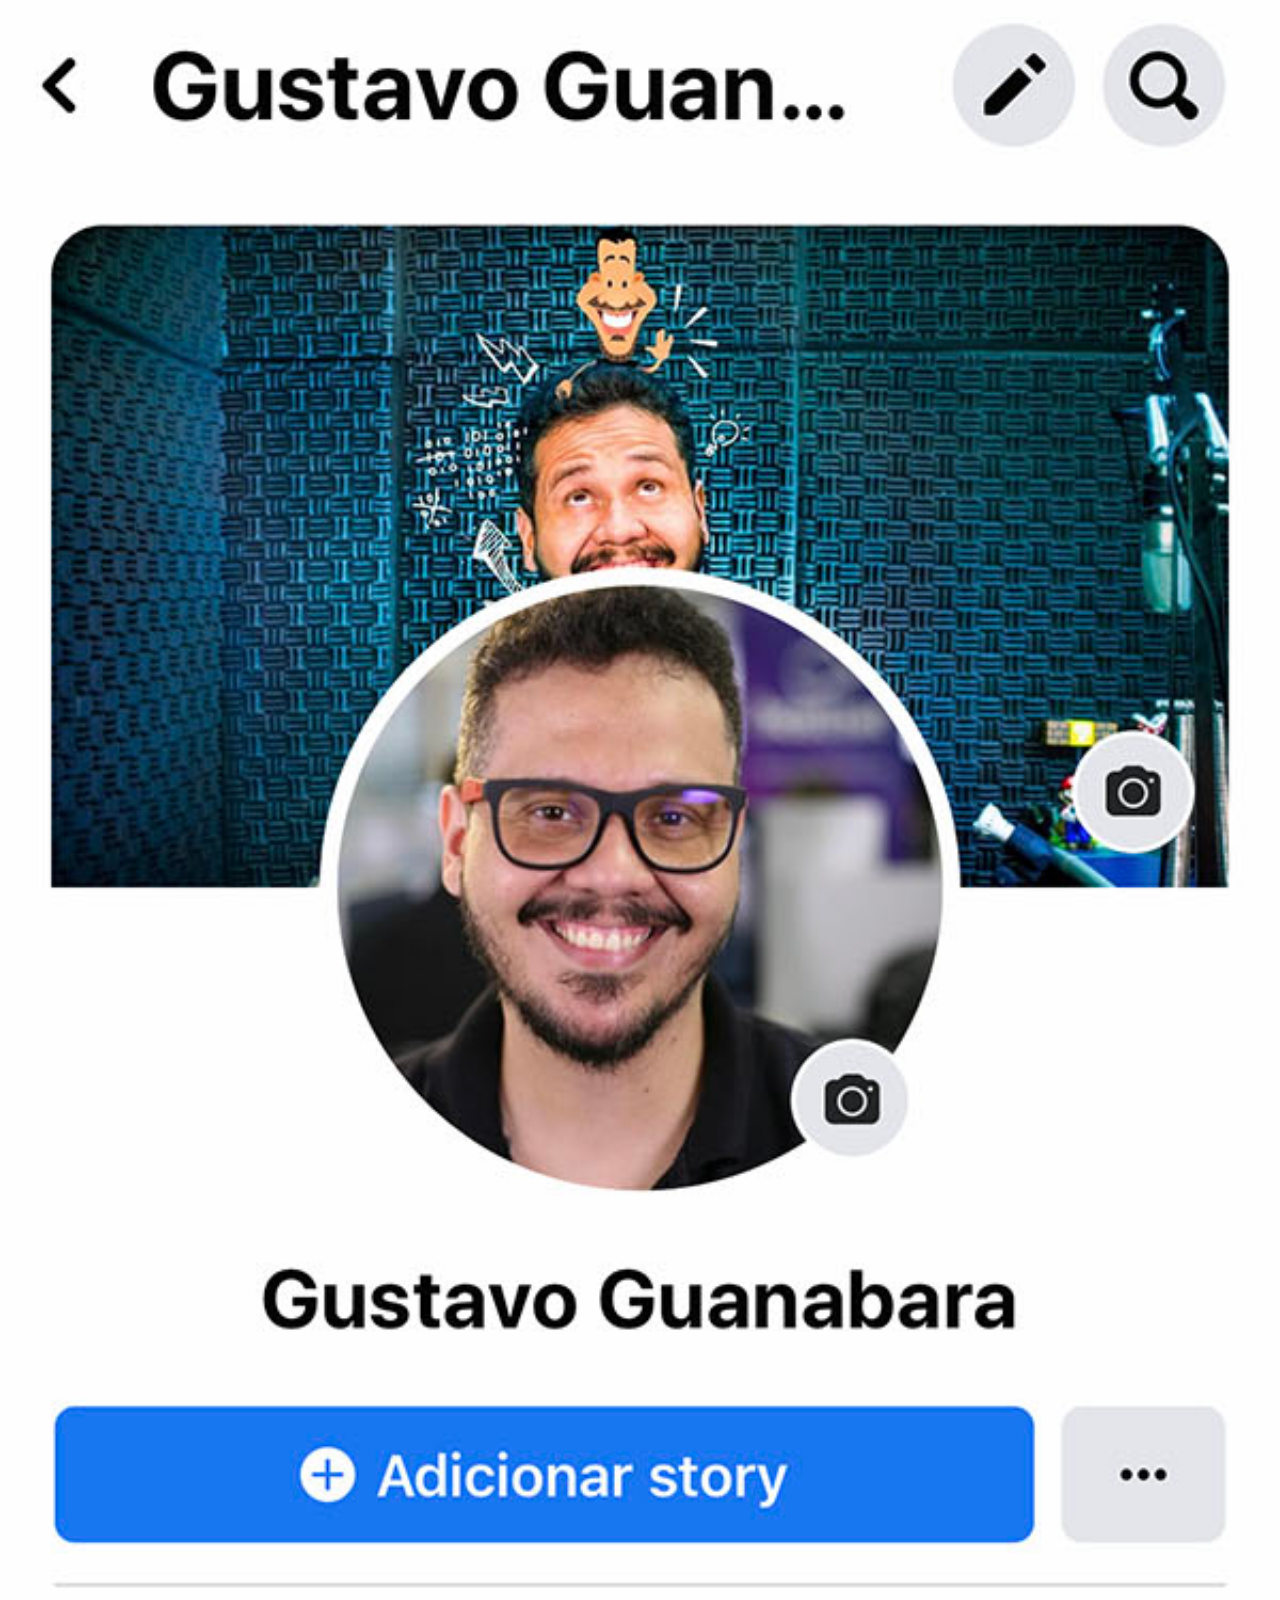
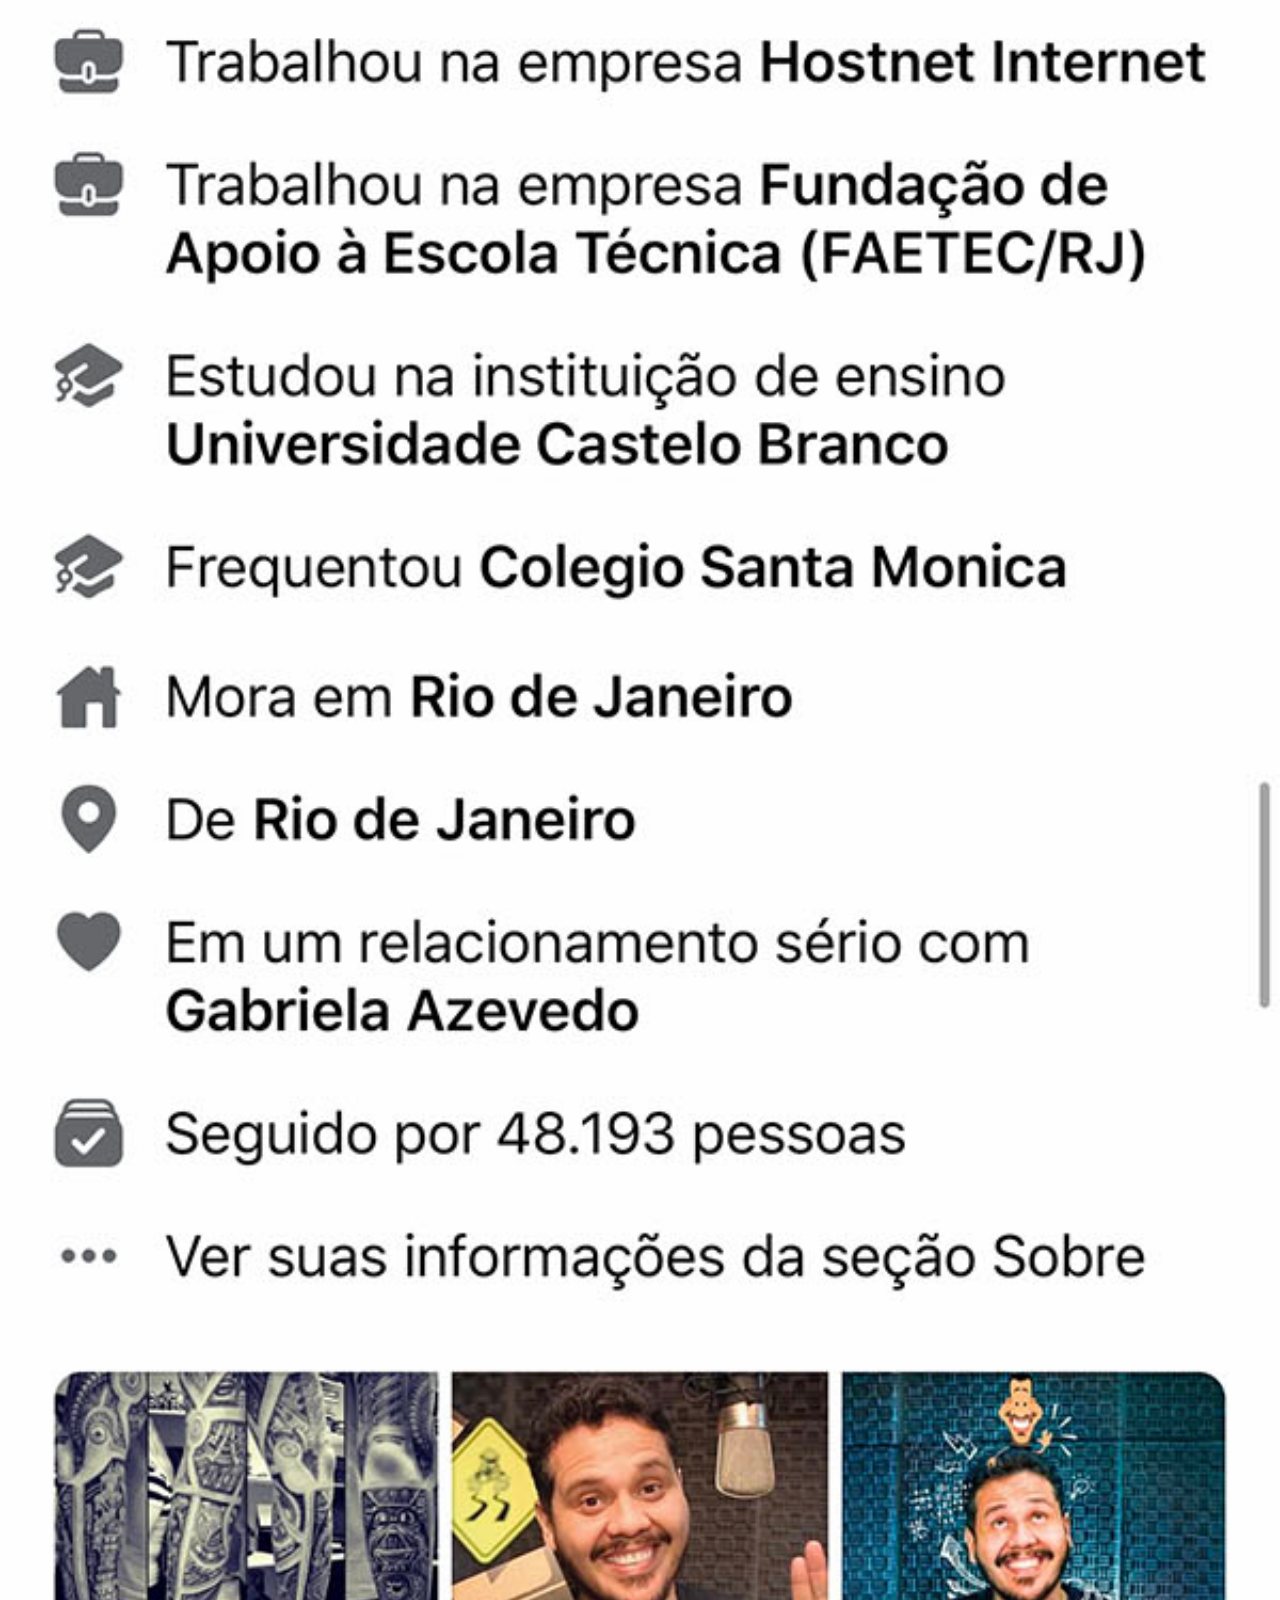
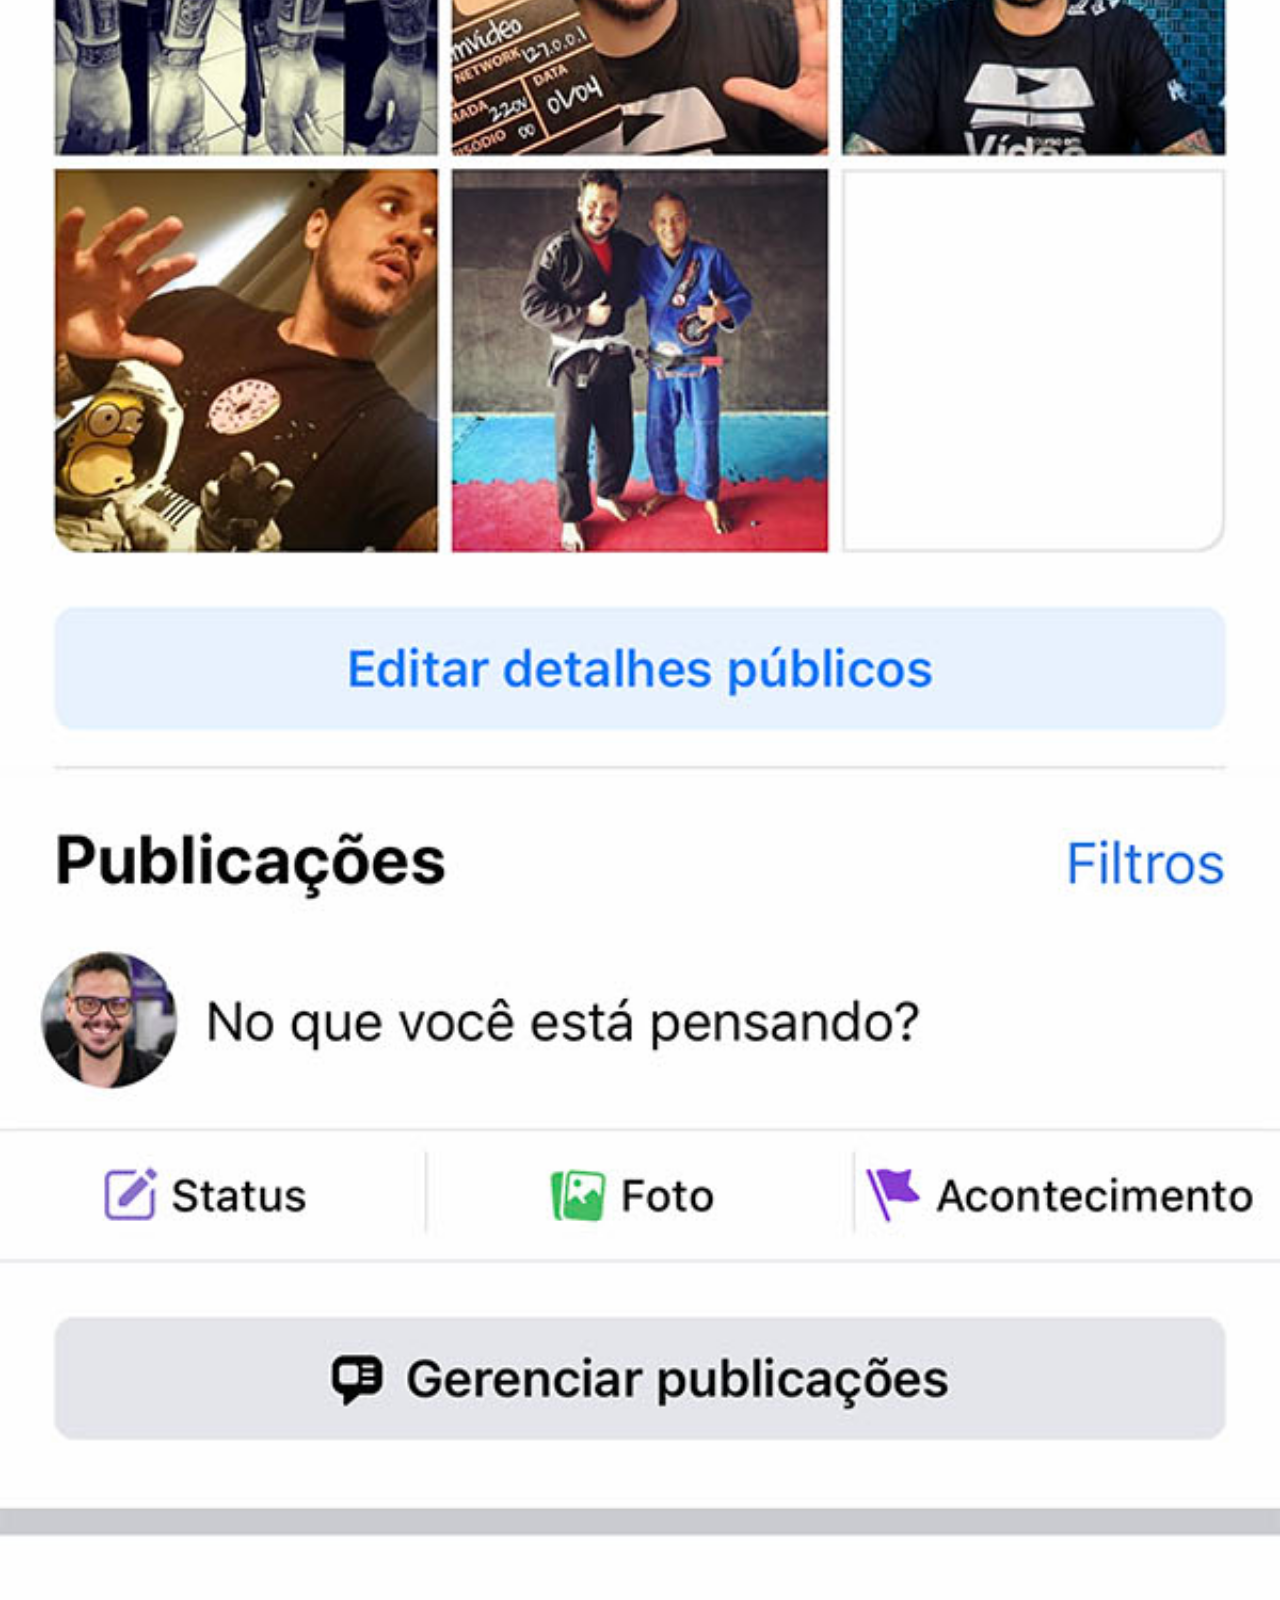
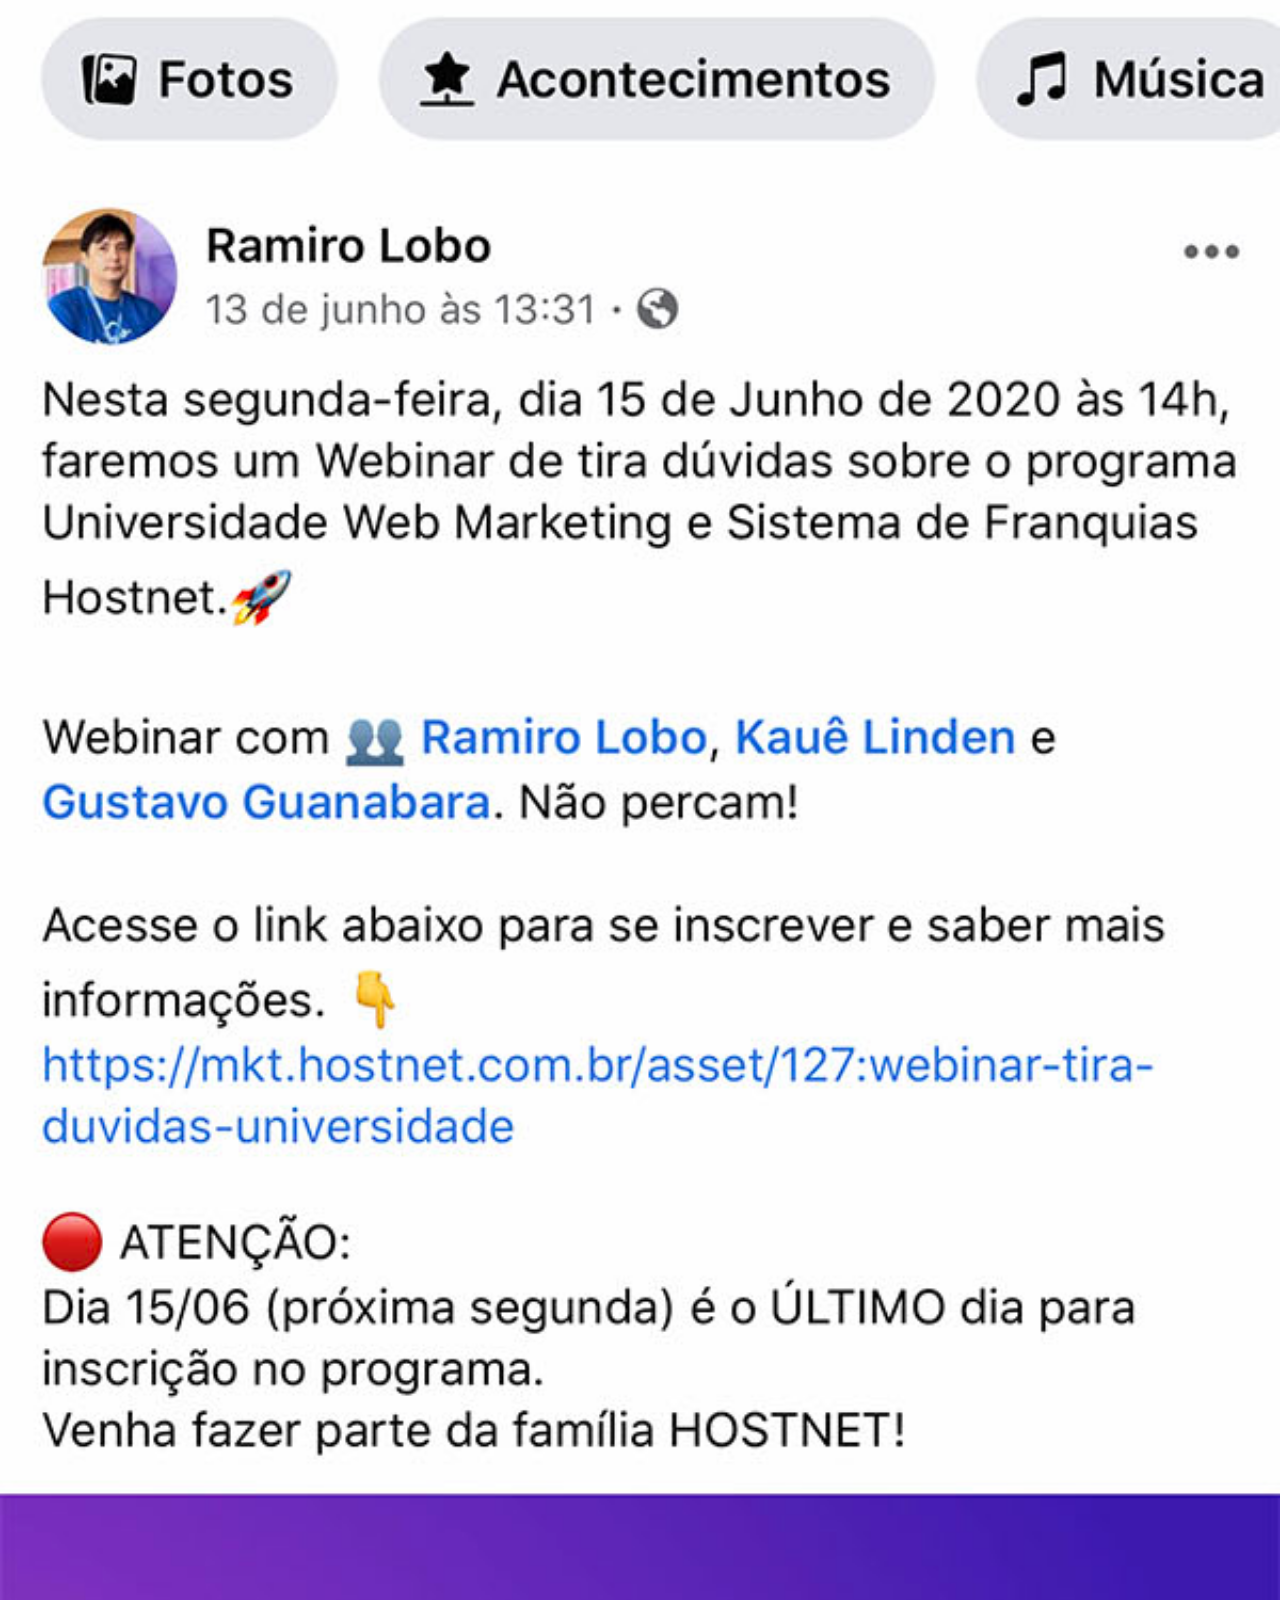
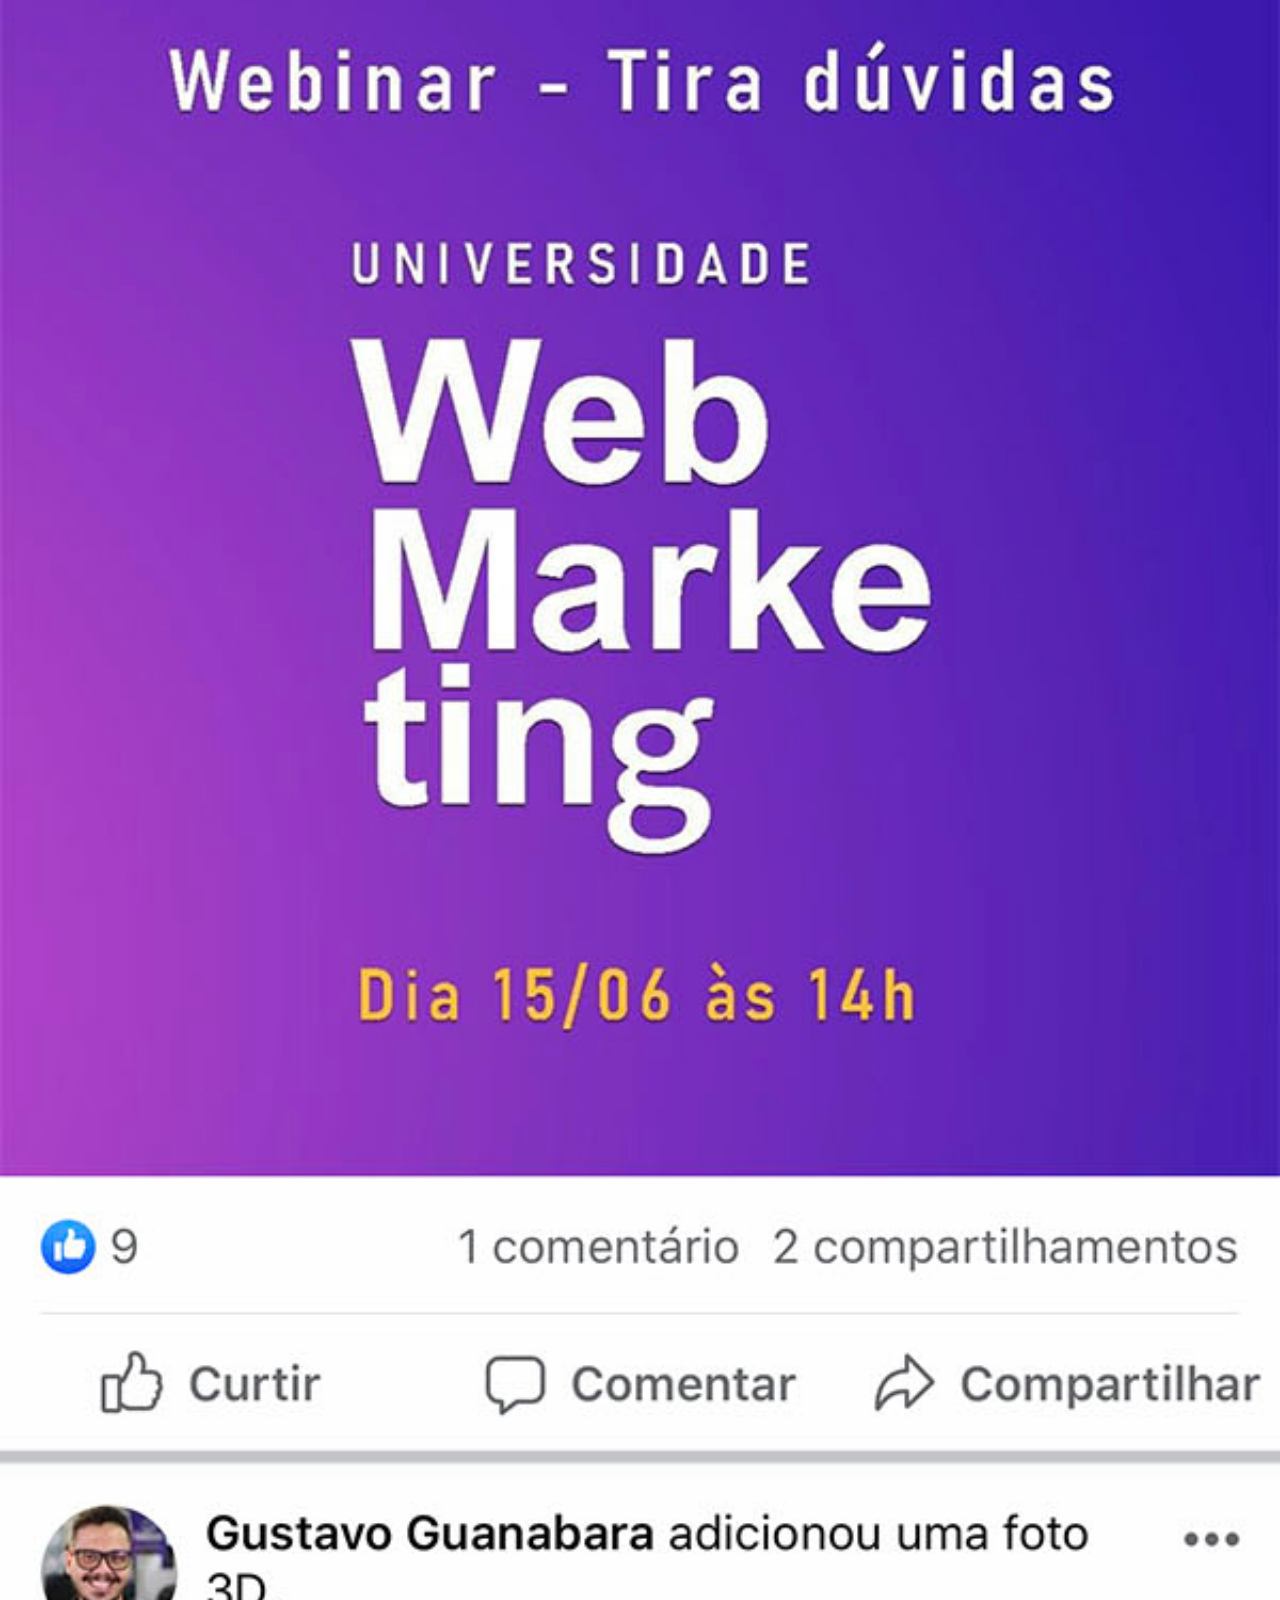
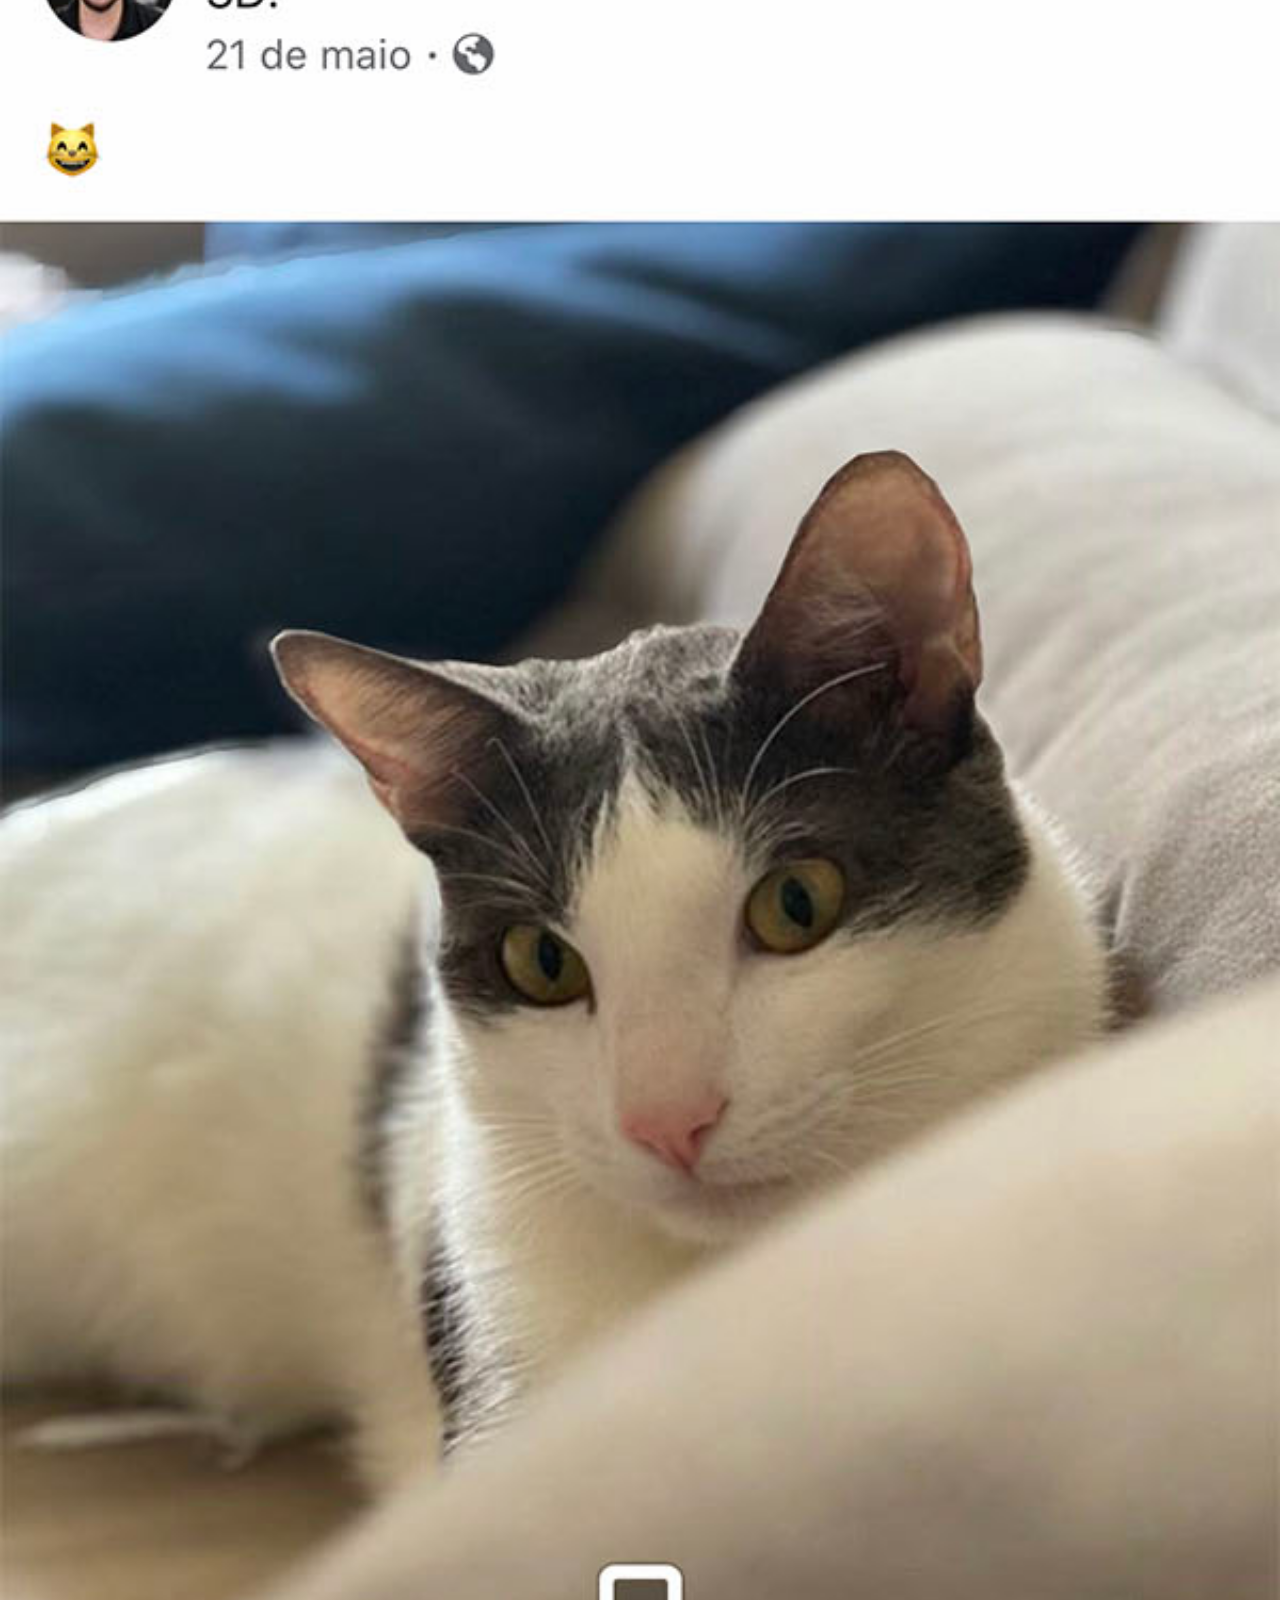
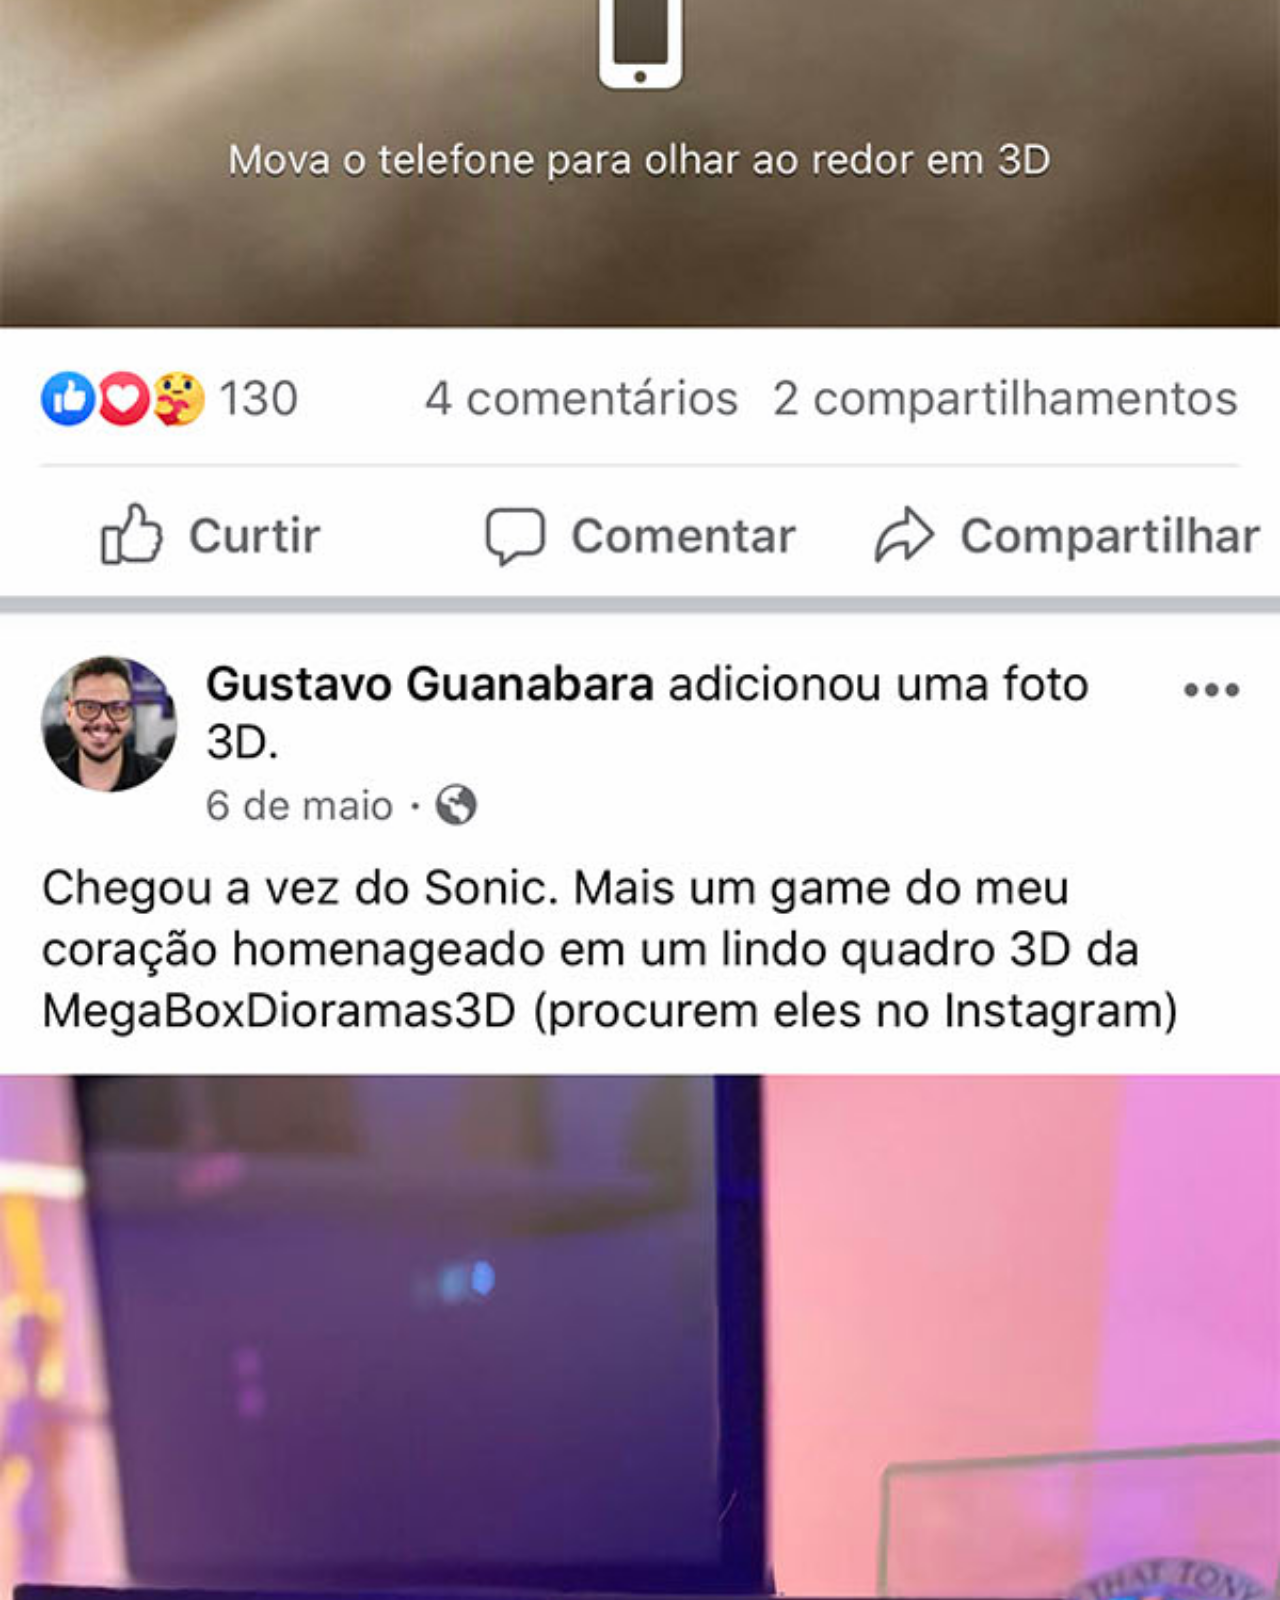
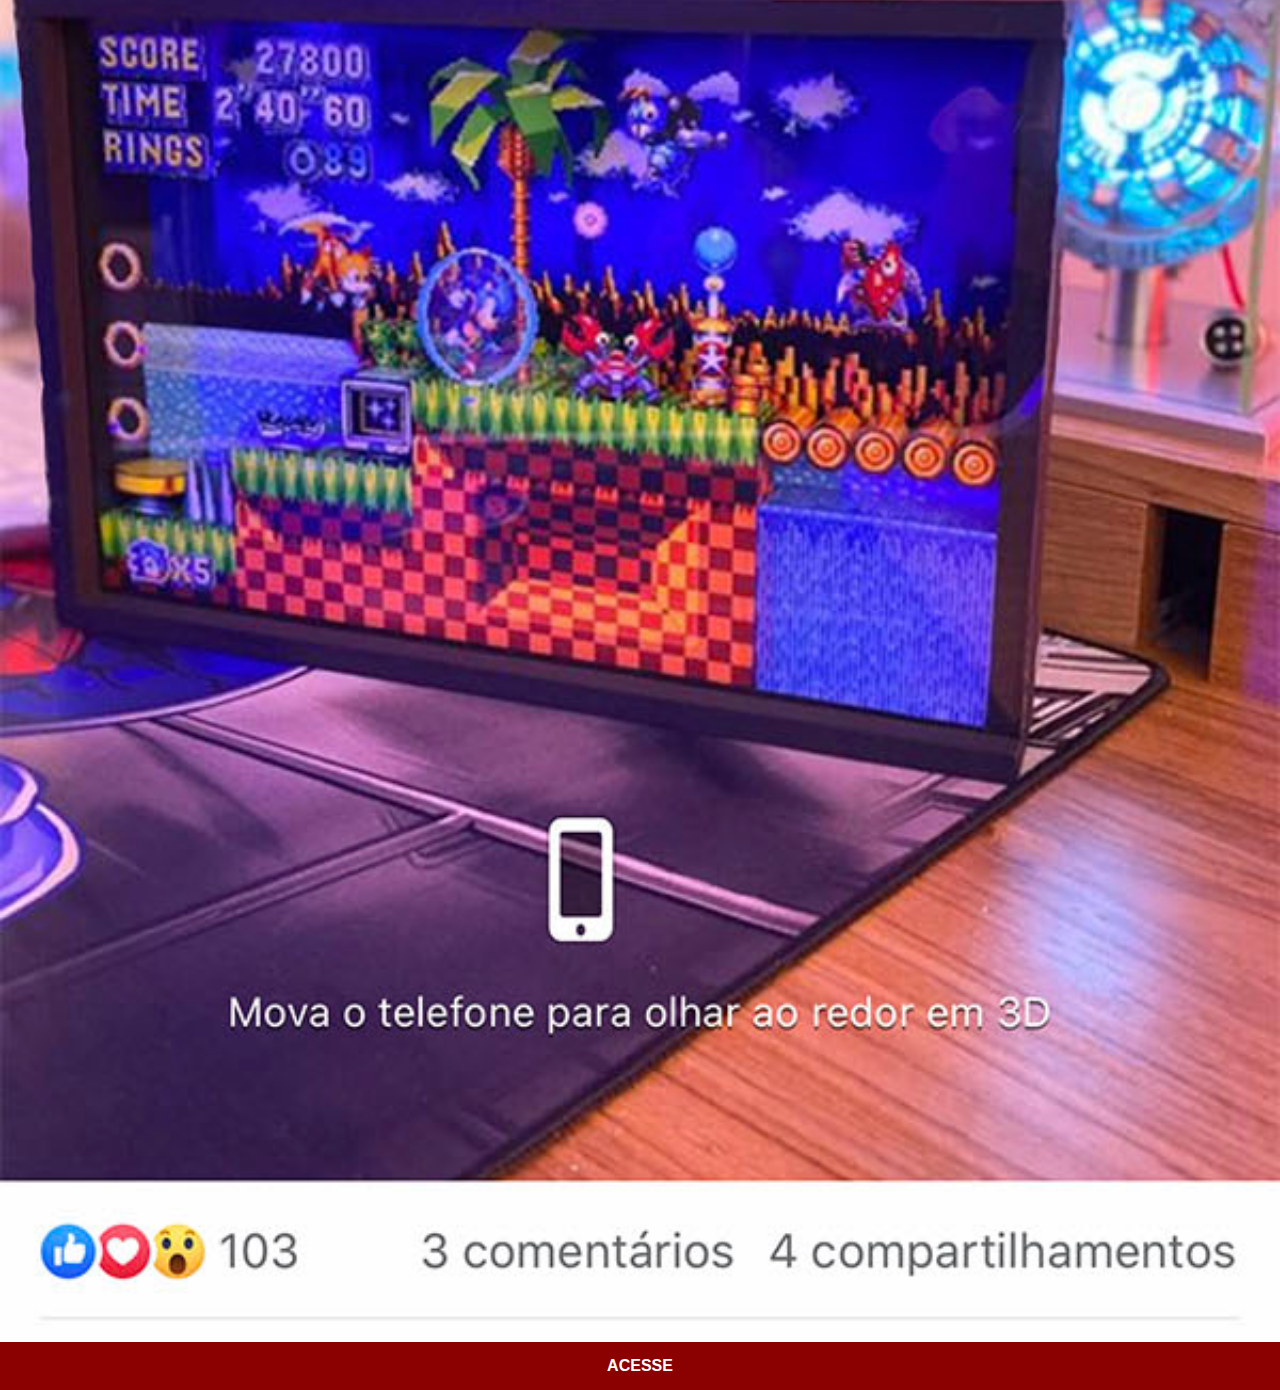
<file: sites/facebook.html>
<!DOCTYPE html>
<html lang="pt-br">
<head>
    <meta charset="UTF-8">
    <meta http-equiv="X-UA-Compatible" content="IE=edge">
    <meta name="viewport" content="width=device-width, initial-scale=1.0">
    <link rel="stylesheet" href="estilos/social.css">
    <title>Facebook</title>
</head>
<body>
    <img src="imagens/tela-facebook.jpg" alt="Facebook">
    <a href="">ACESSE</a>
</body>
</html>
</file>
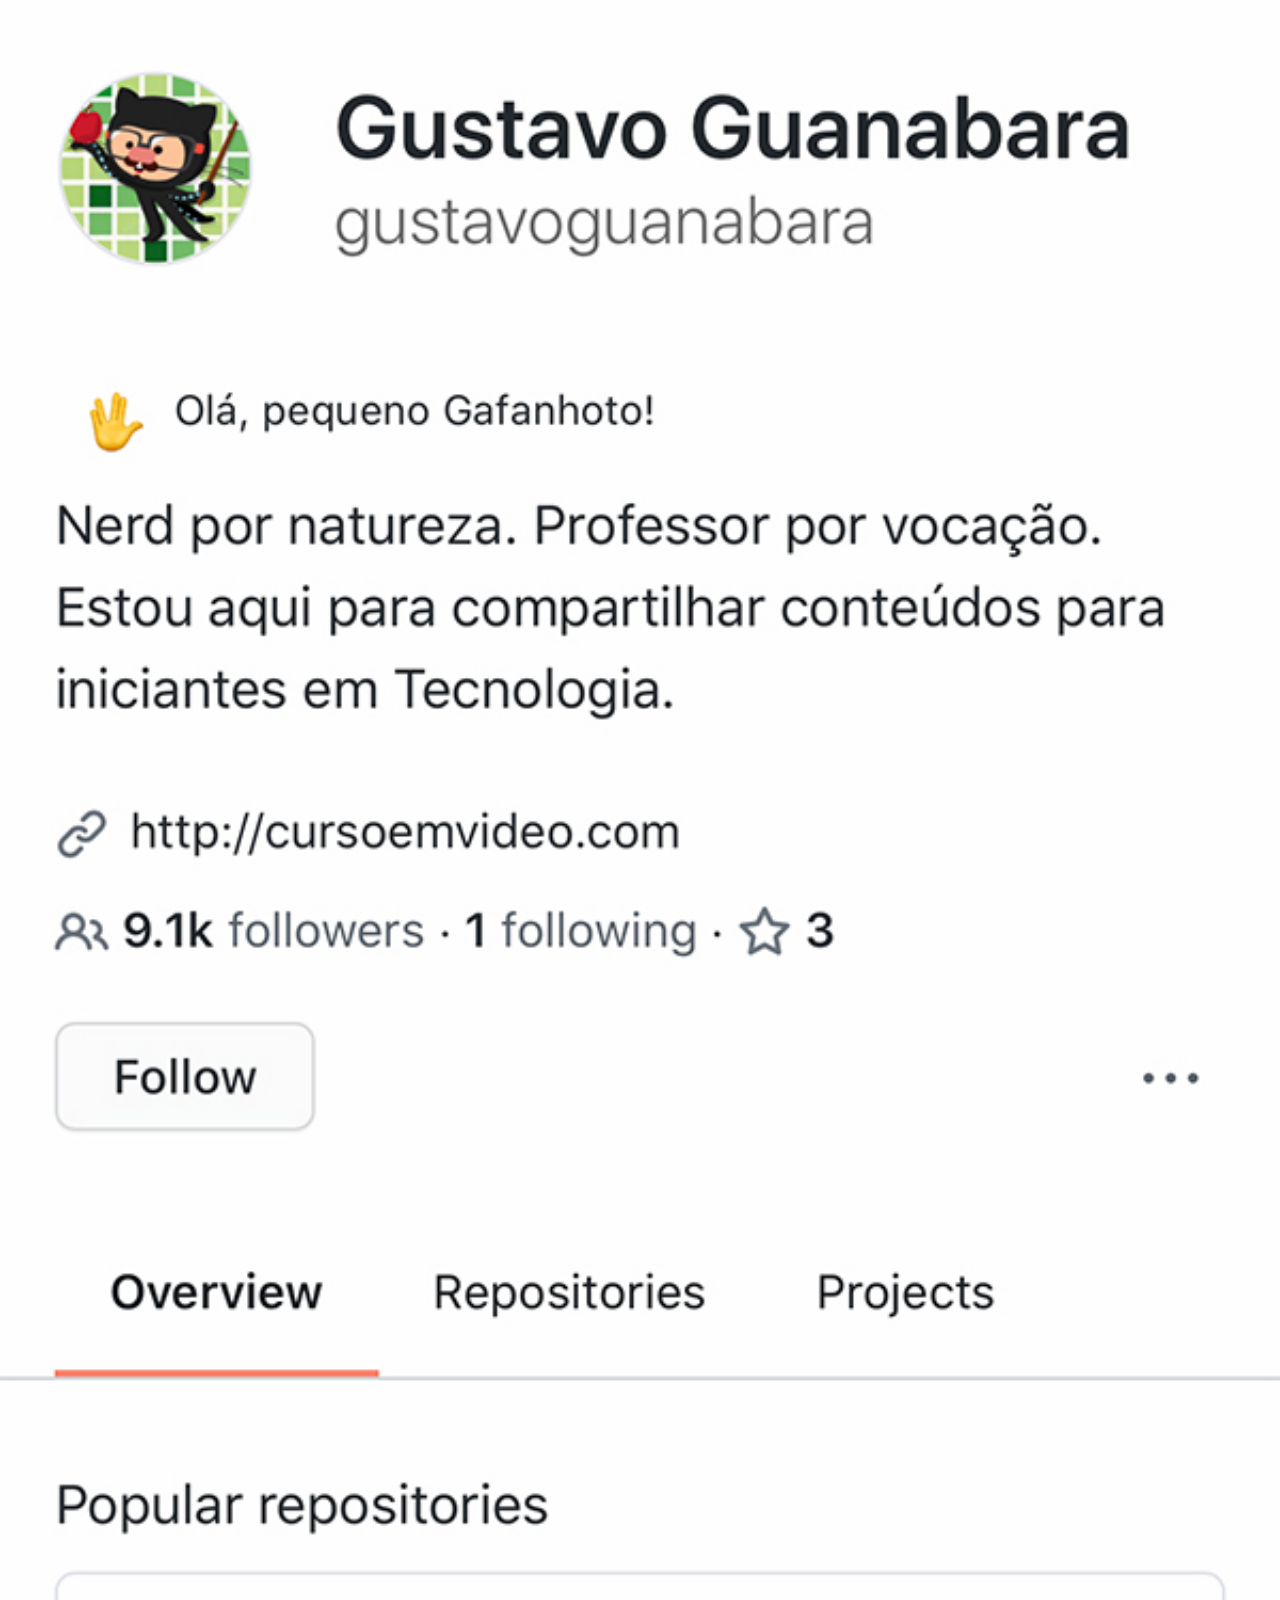
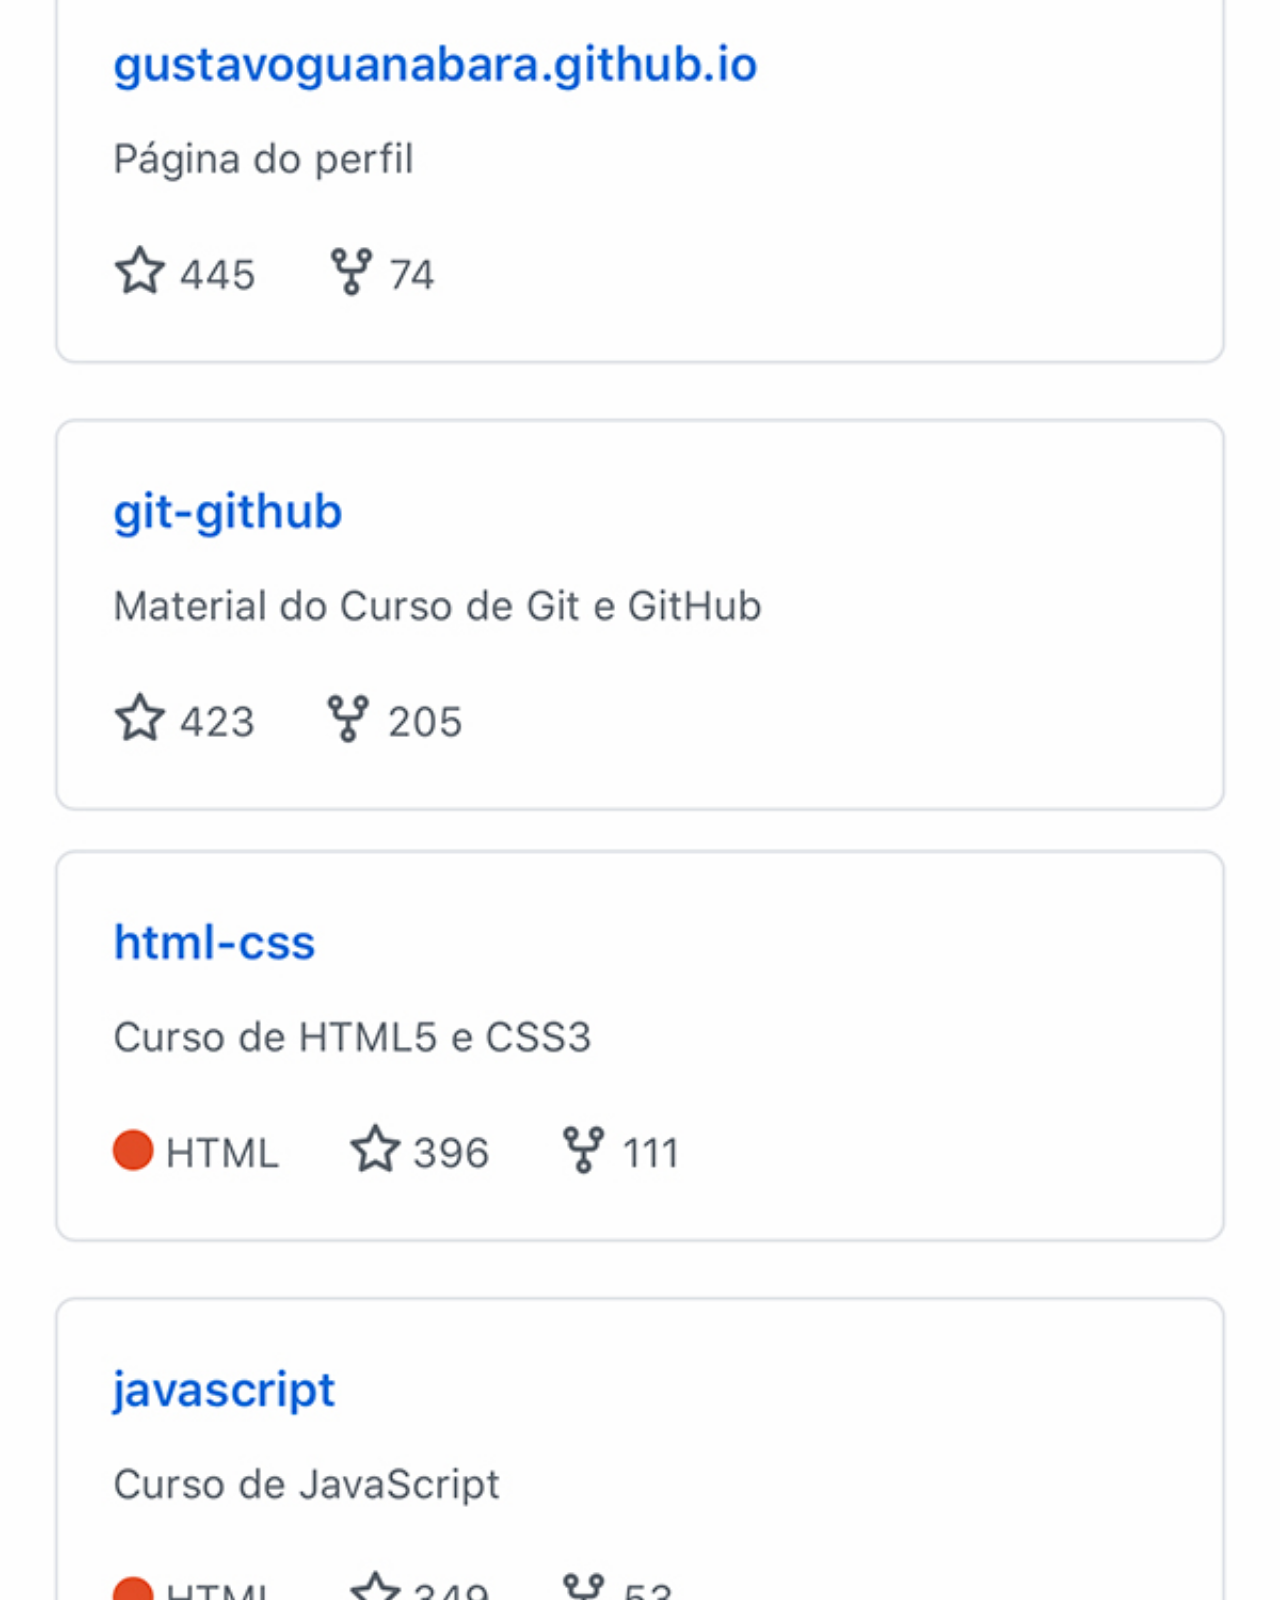
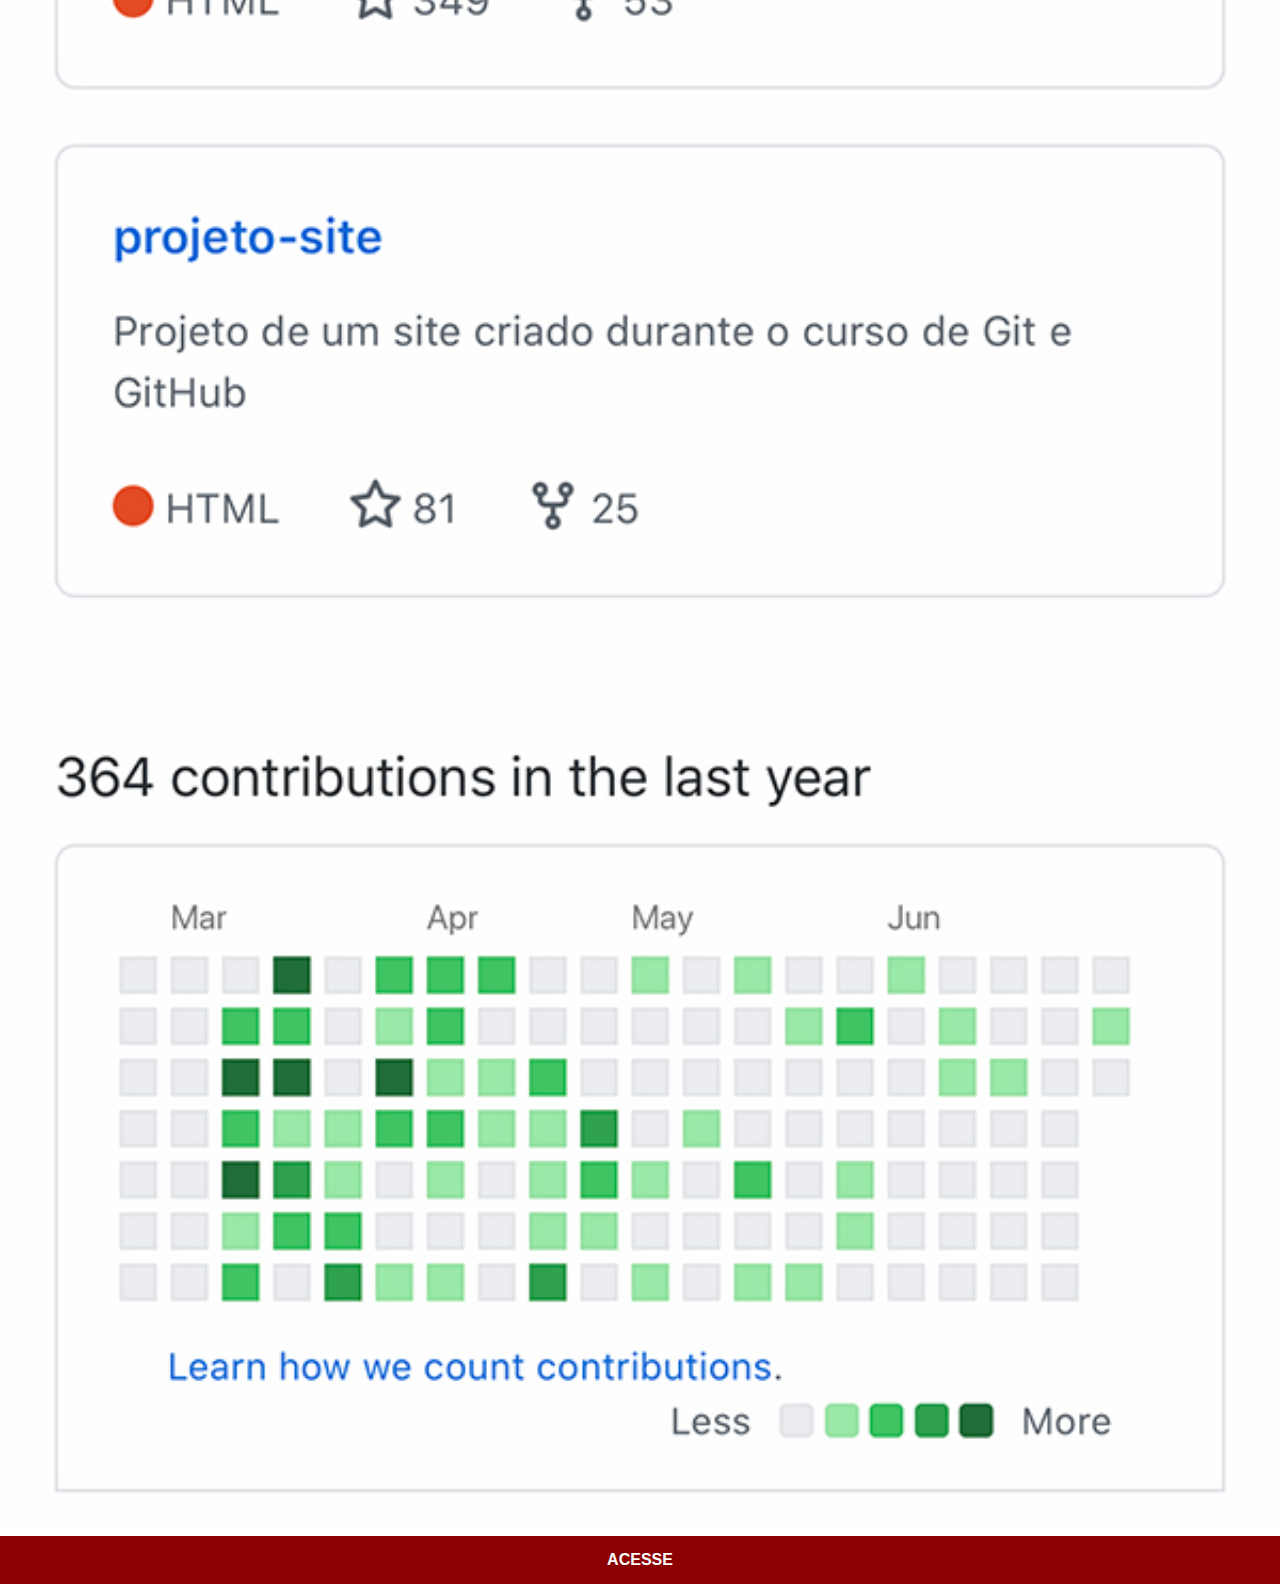
<file: sites/github.html>
<!DOCTYPE html>
<html lang="en">
<head>
    <meta charset="UTF-8">
    <meta http-equiv="X-UA-Compatible" content="IE=edge">
    <meta name="viewport" content="width=device-width, initial-scale=1.0">
    <title>Document</title>
    <link rel="stylesheet" href="estilos/social.css">
</head>
<body>
    <img src="imagens/tela-github.jpg" alt="GitHub">
    <a href="https://gustavoguanabara.github.io/" target="_blank">ACESSE</a>
</body>
</html>
</file>
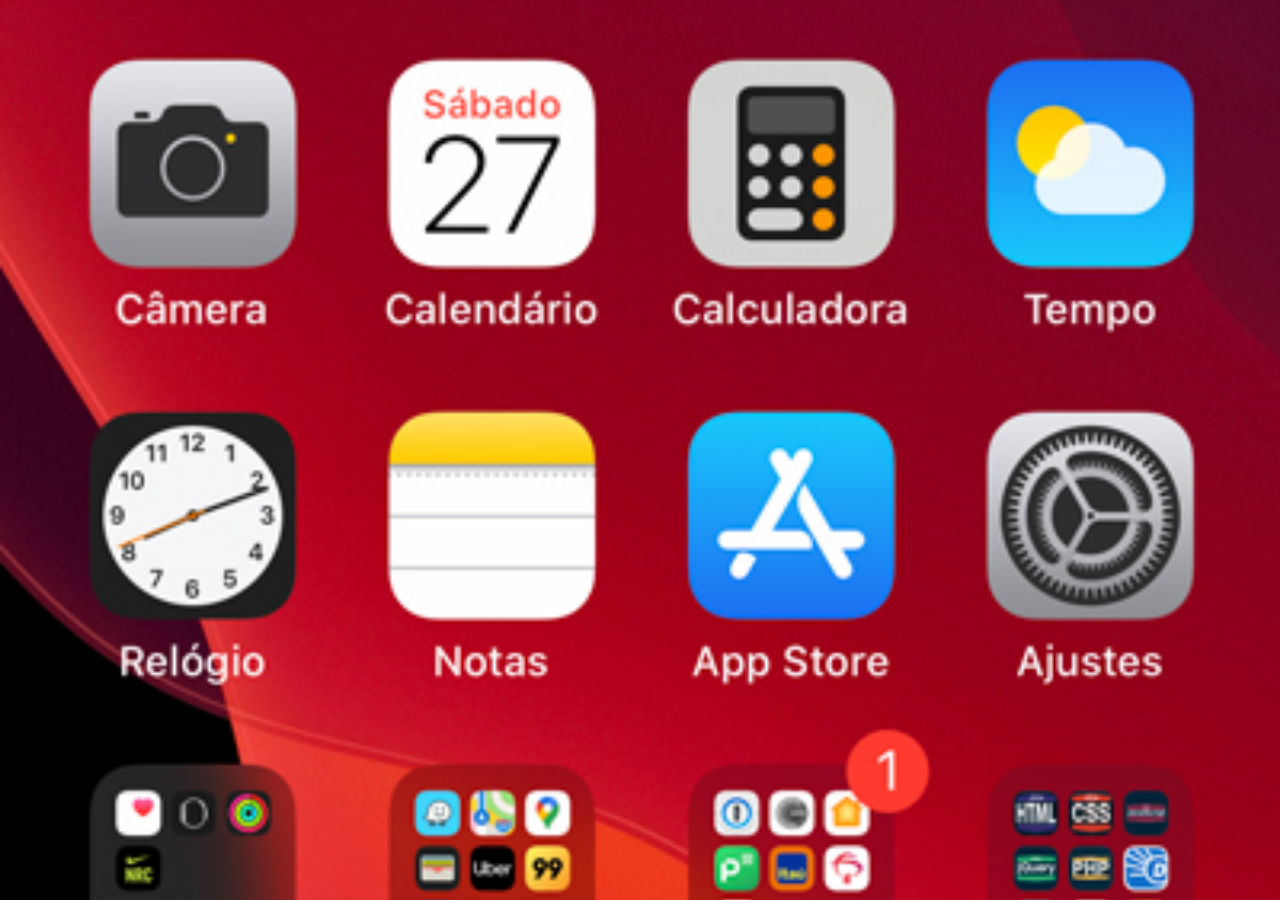
<file: sites/home.html>
<!DOCTYPE html>
<html lang="pt-br">
<head>
    <meta charset="UTF-8">
    <meta name="viewport" content="width=device-width,initial-scale=1.0"> 
</head>
<style>

    *{
        margin: 0px;
        padding: 0px;
    }

    body{
        height: 100vh;
        width: 100vw;
        background: black url('imagens/tela-home.jpg') no-repeat top center;
        background-size: cover;
    }

</style>
</html>
</file>
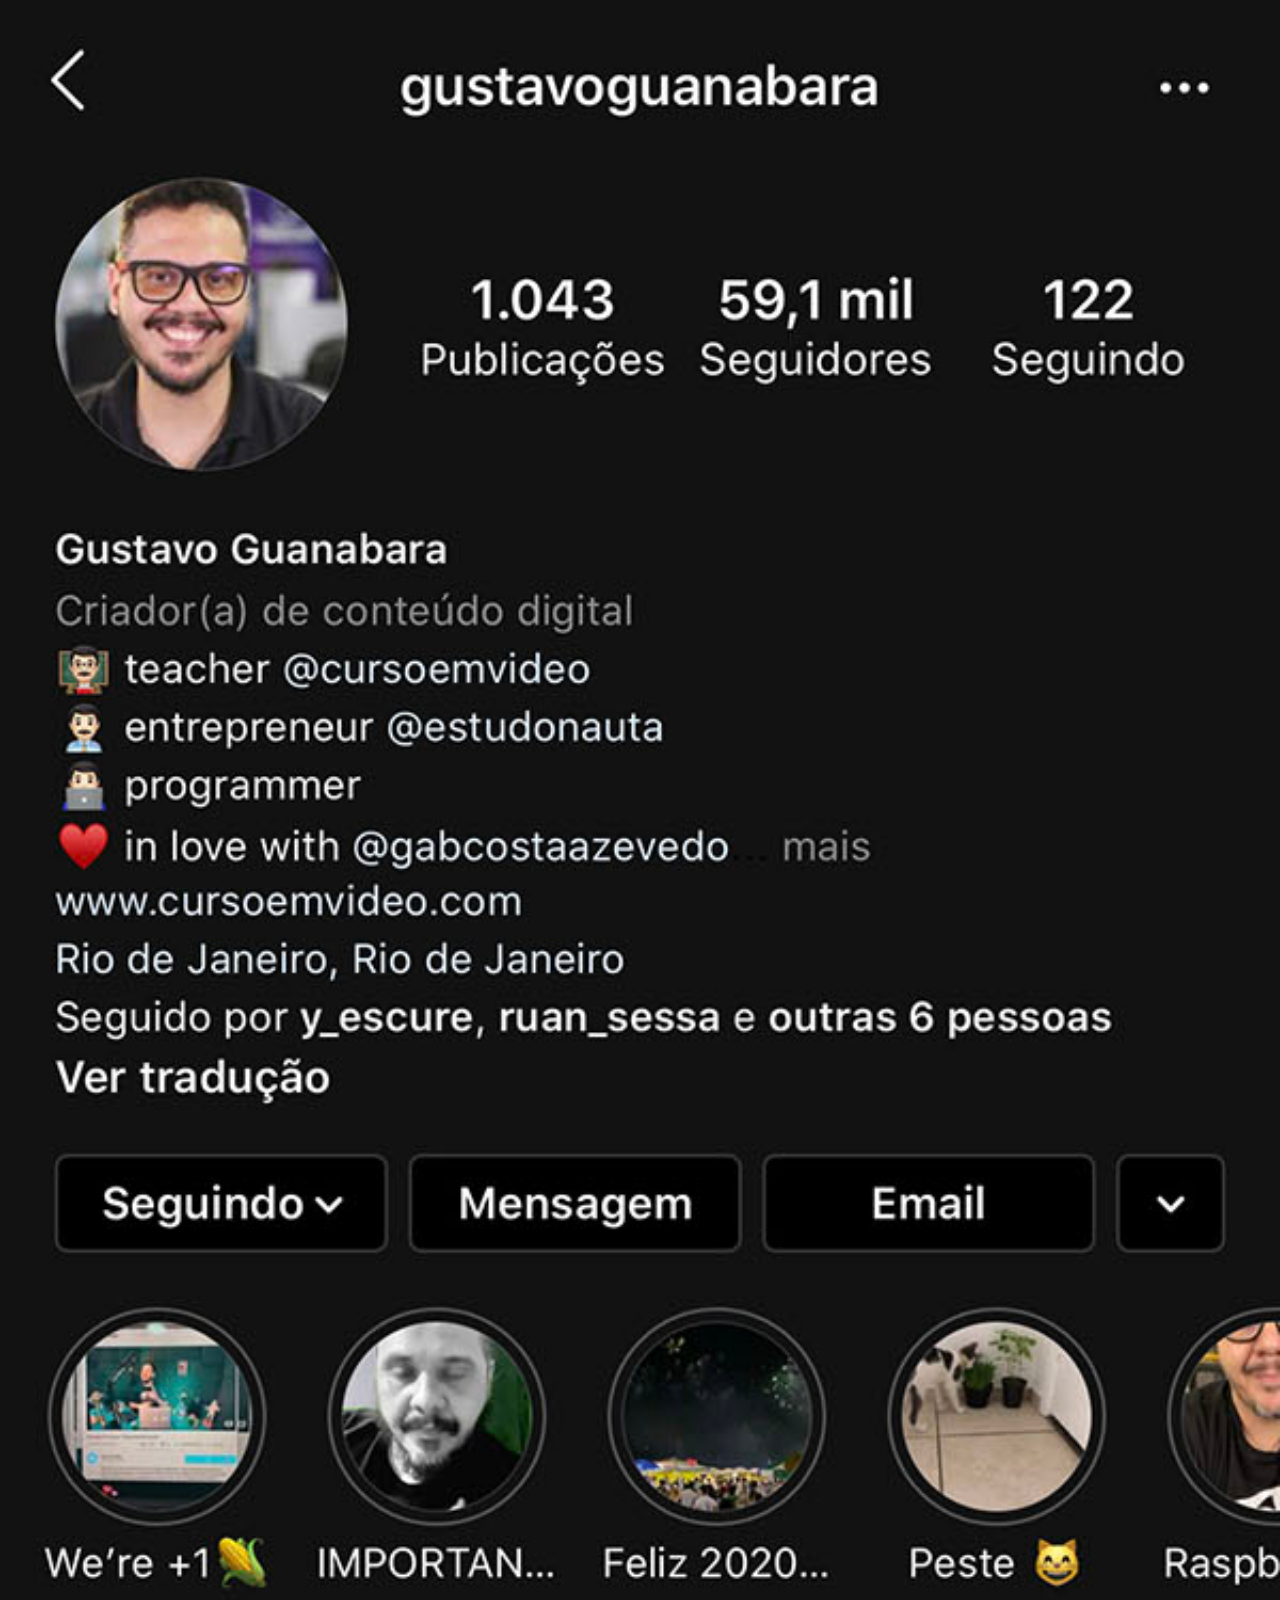
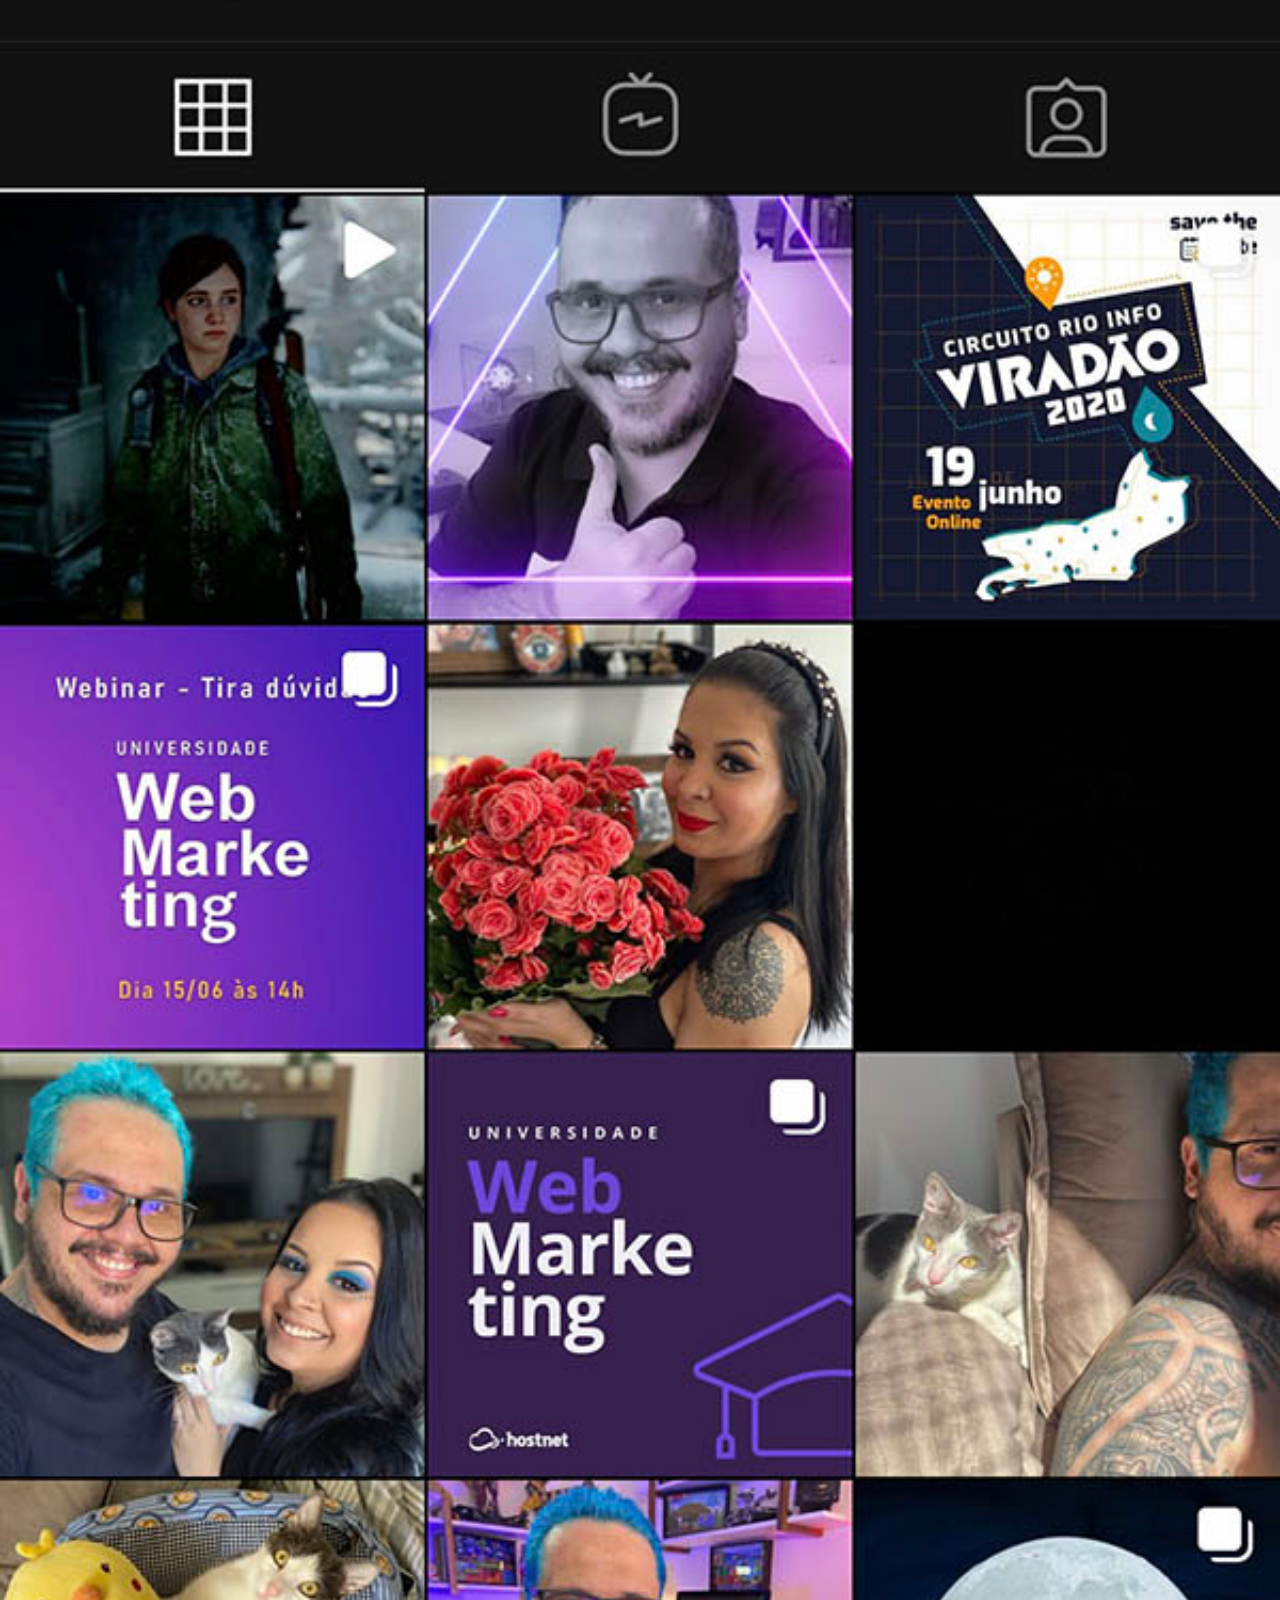
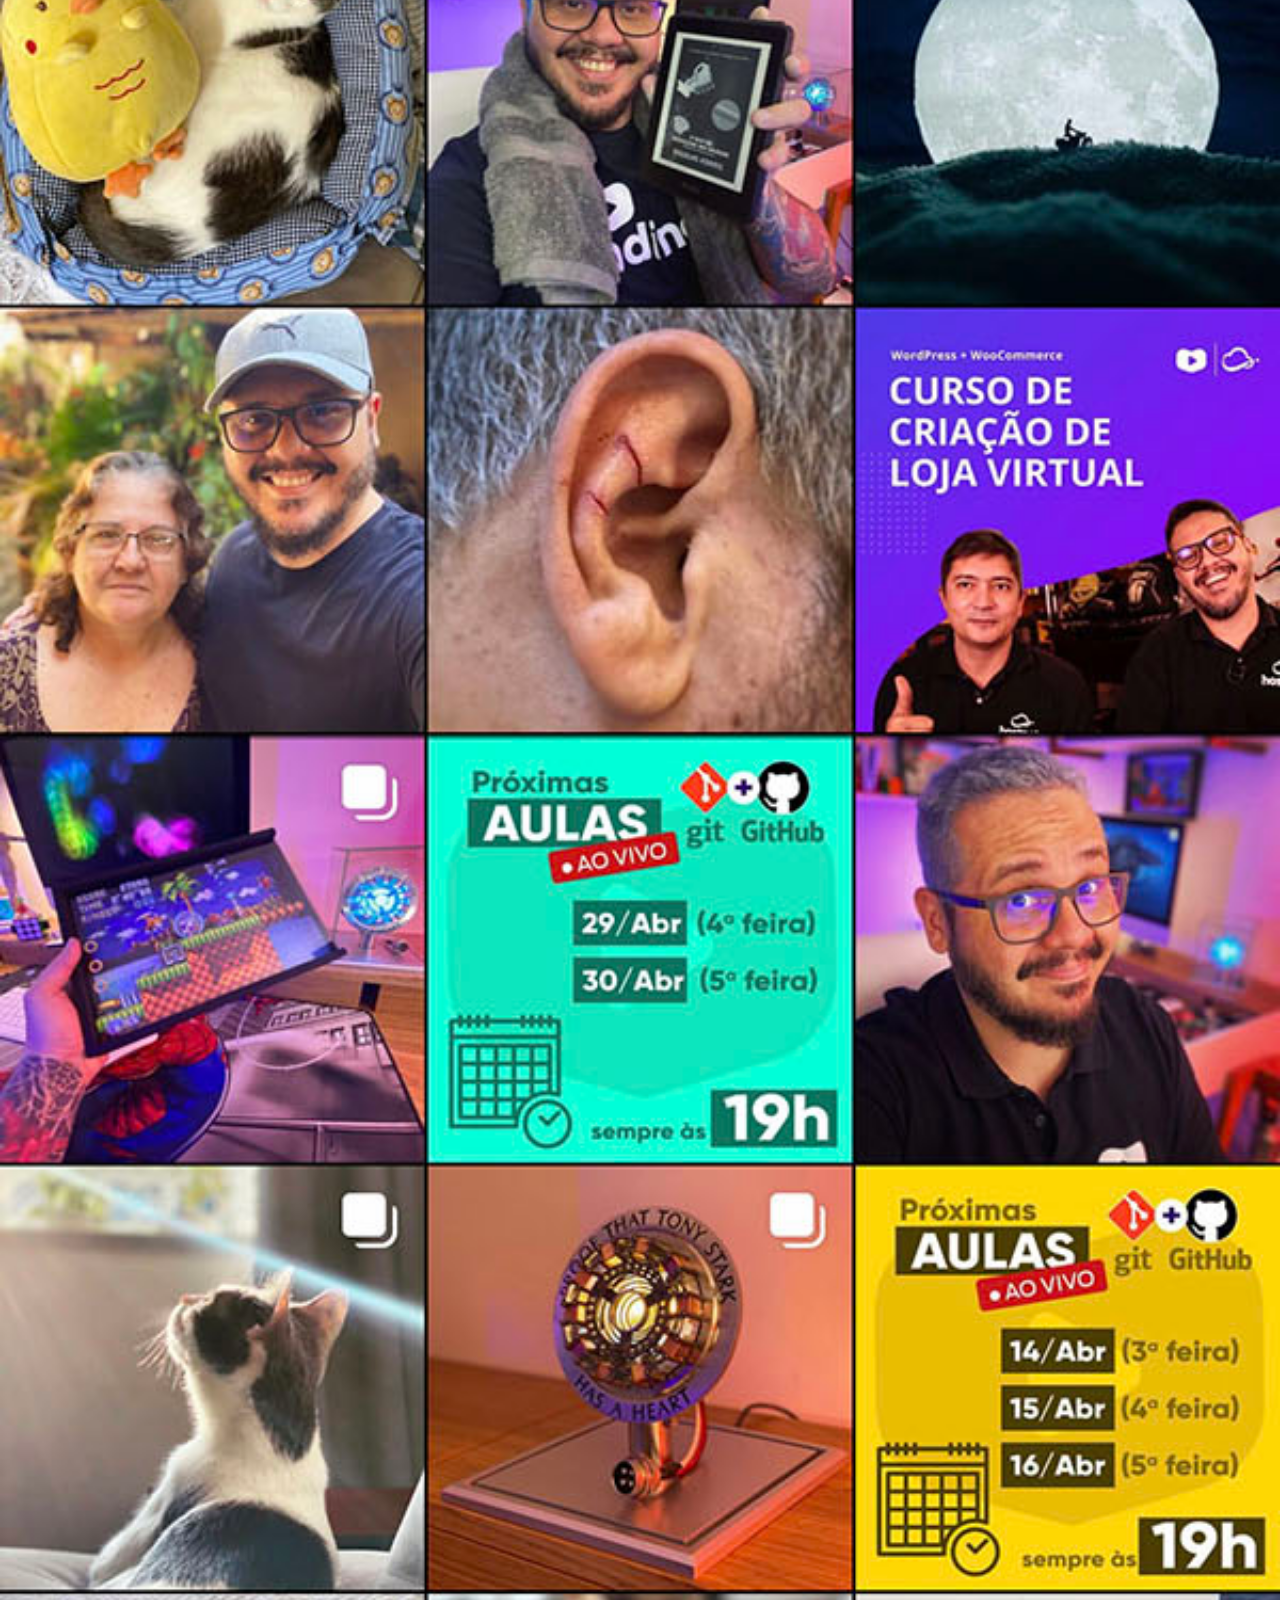
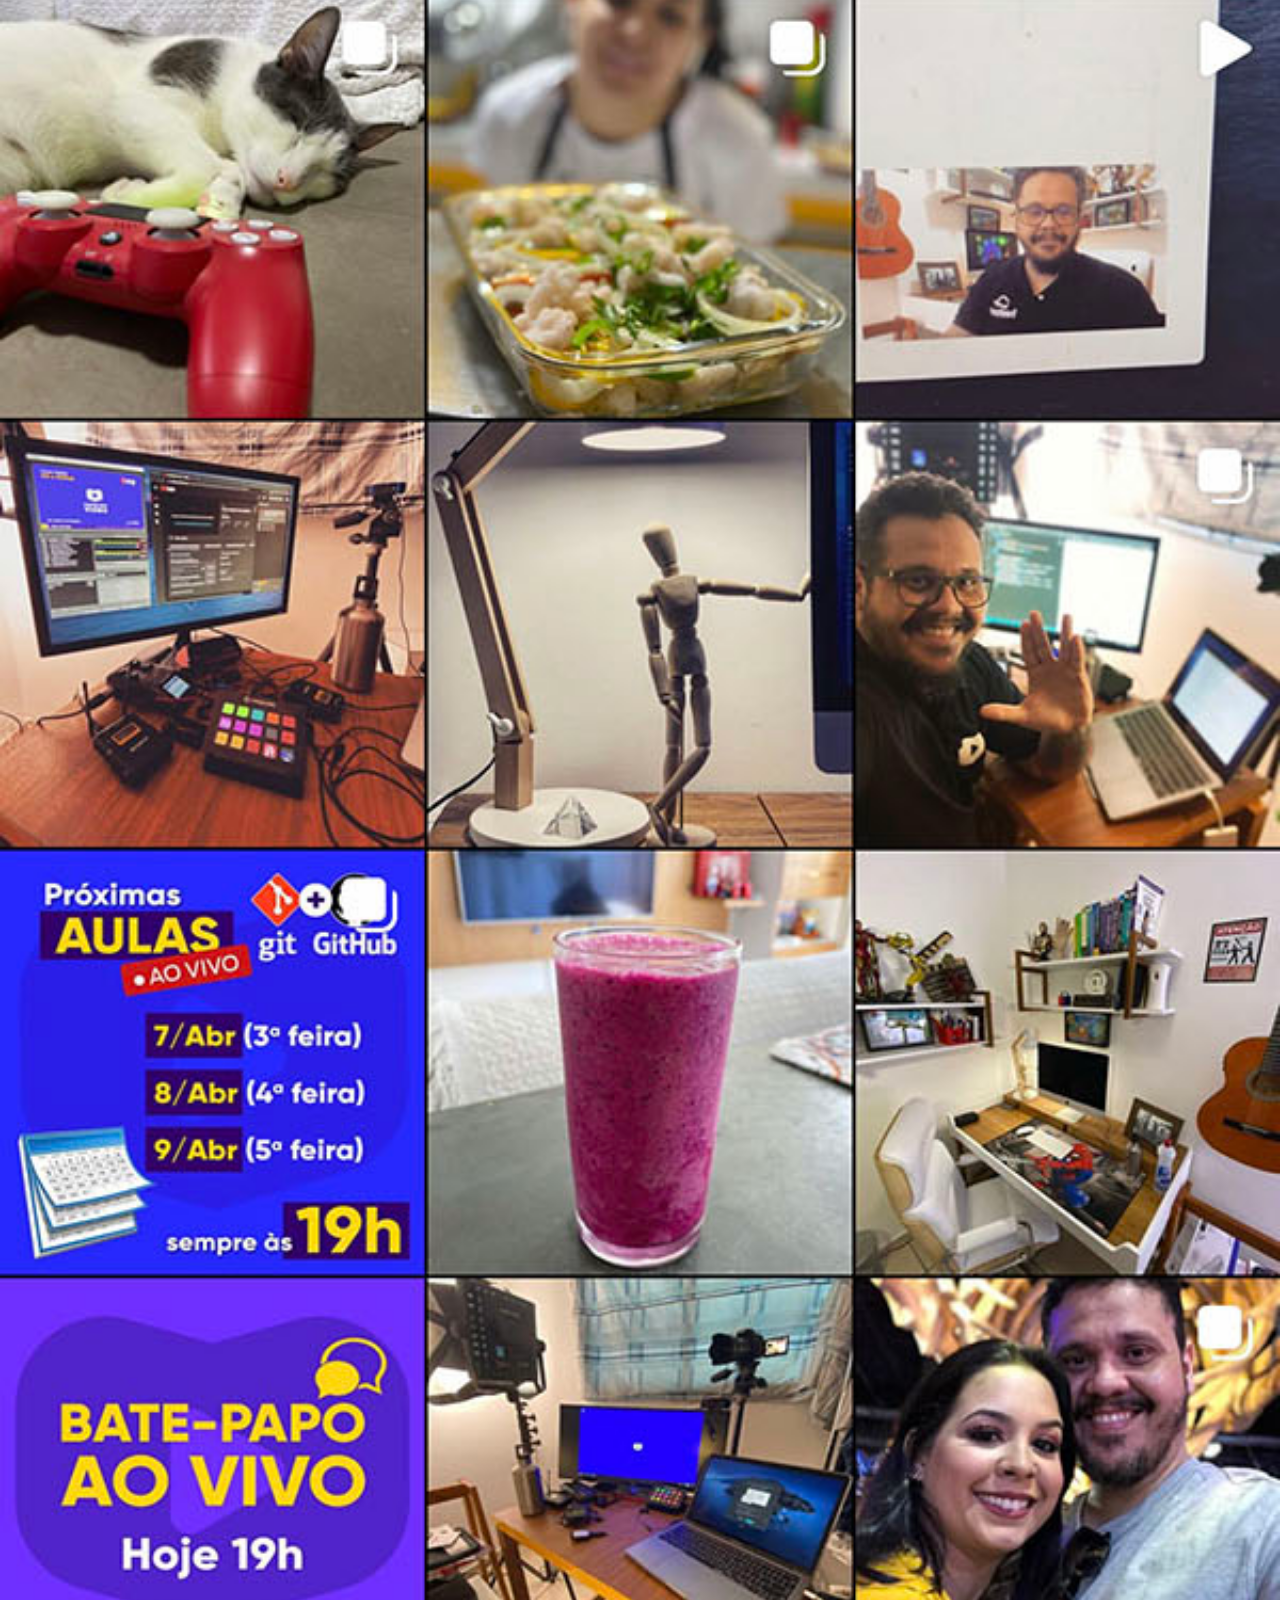
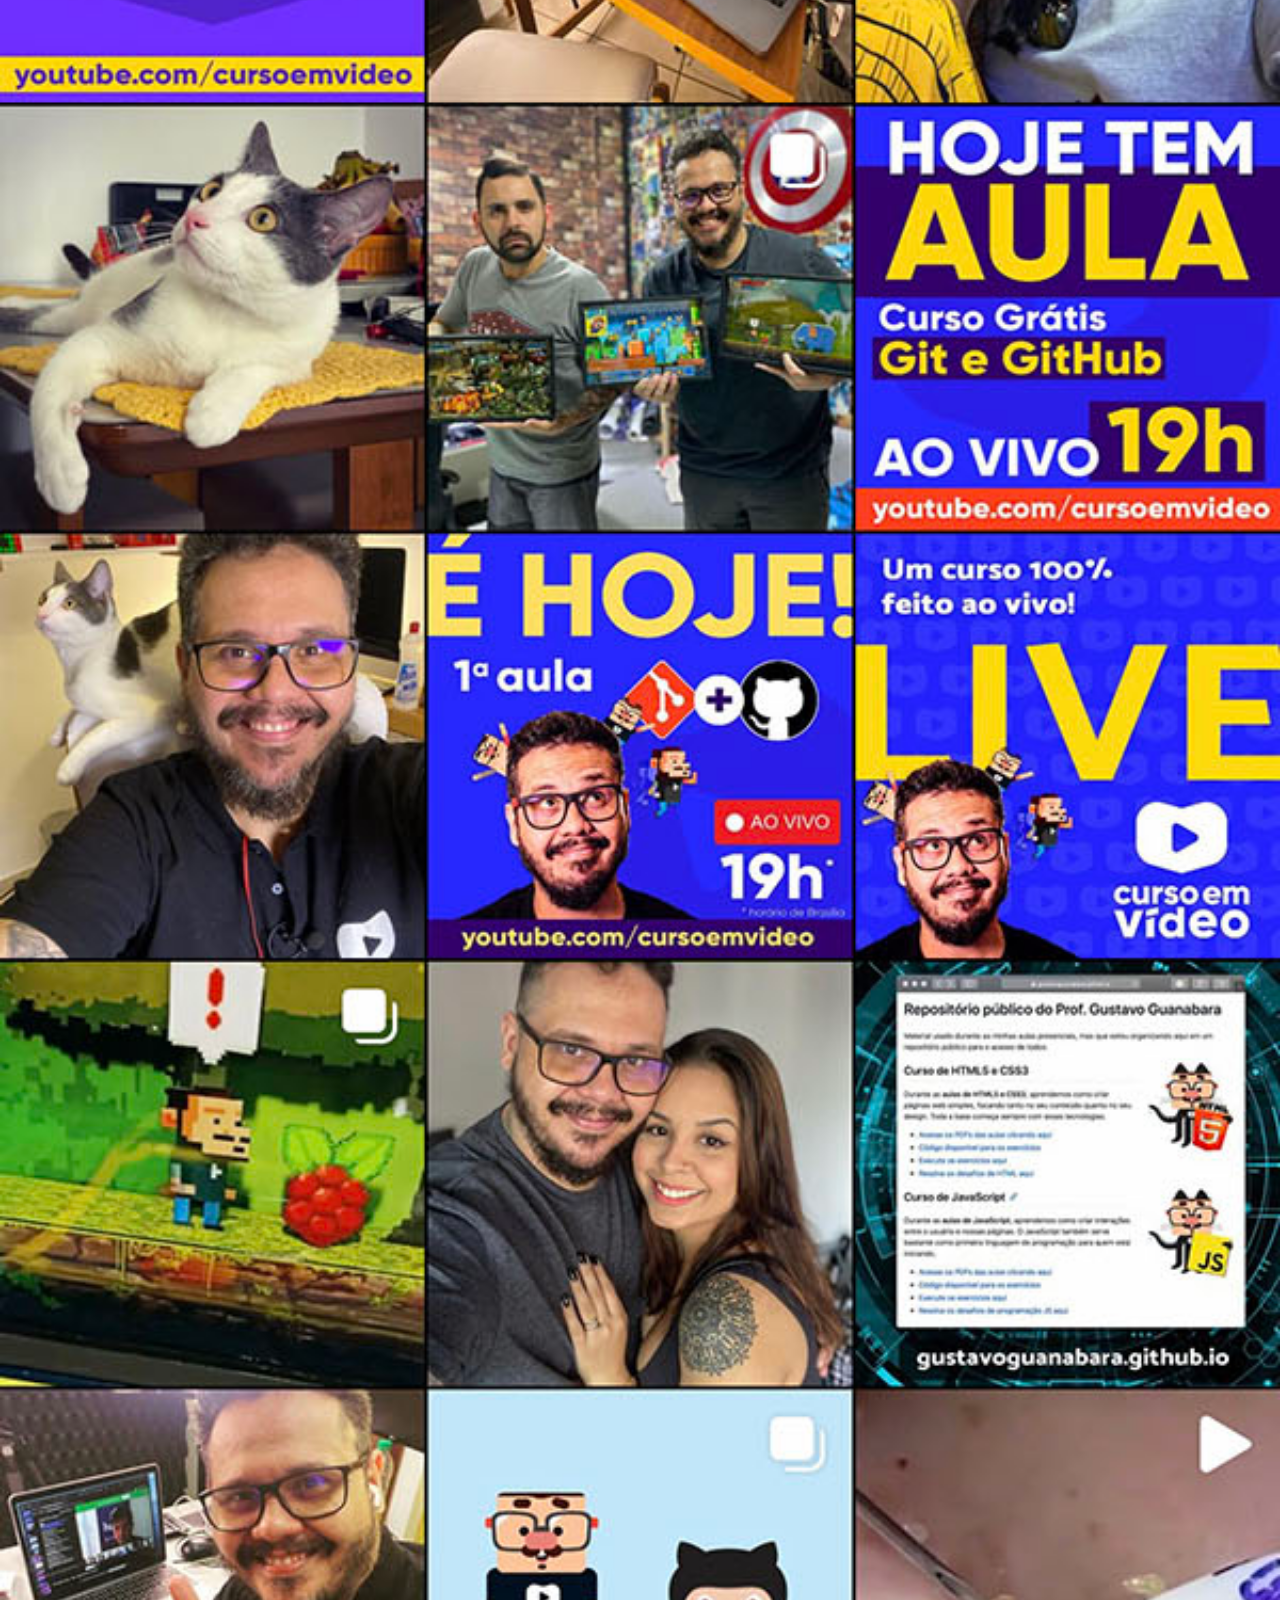
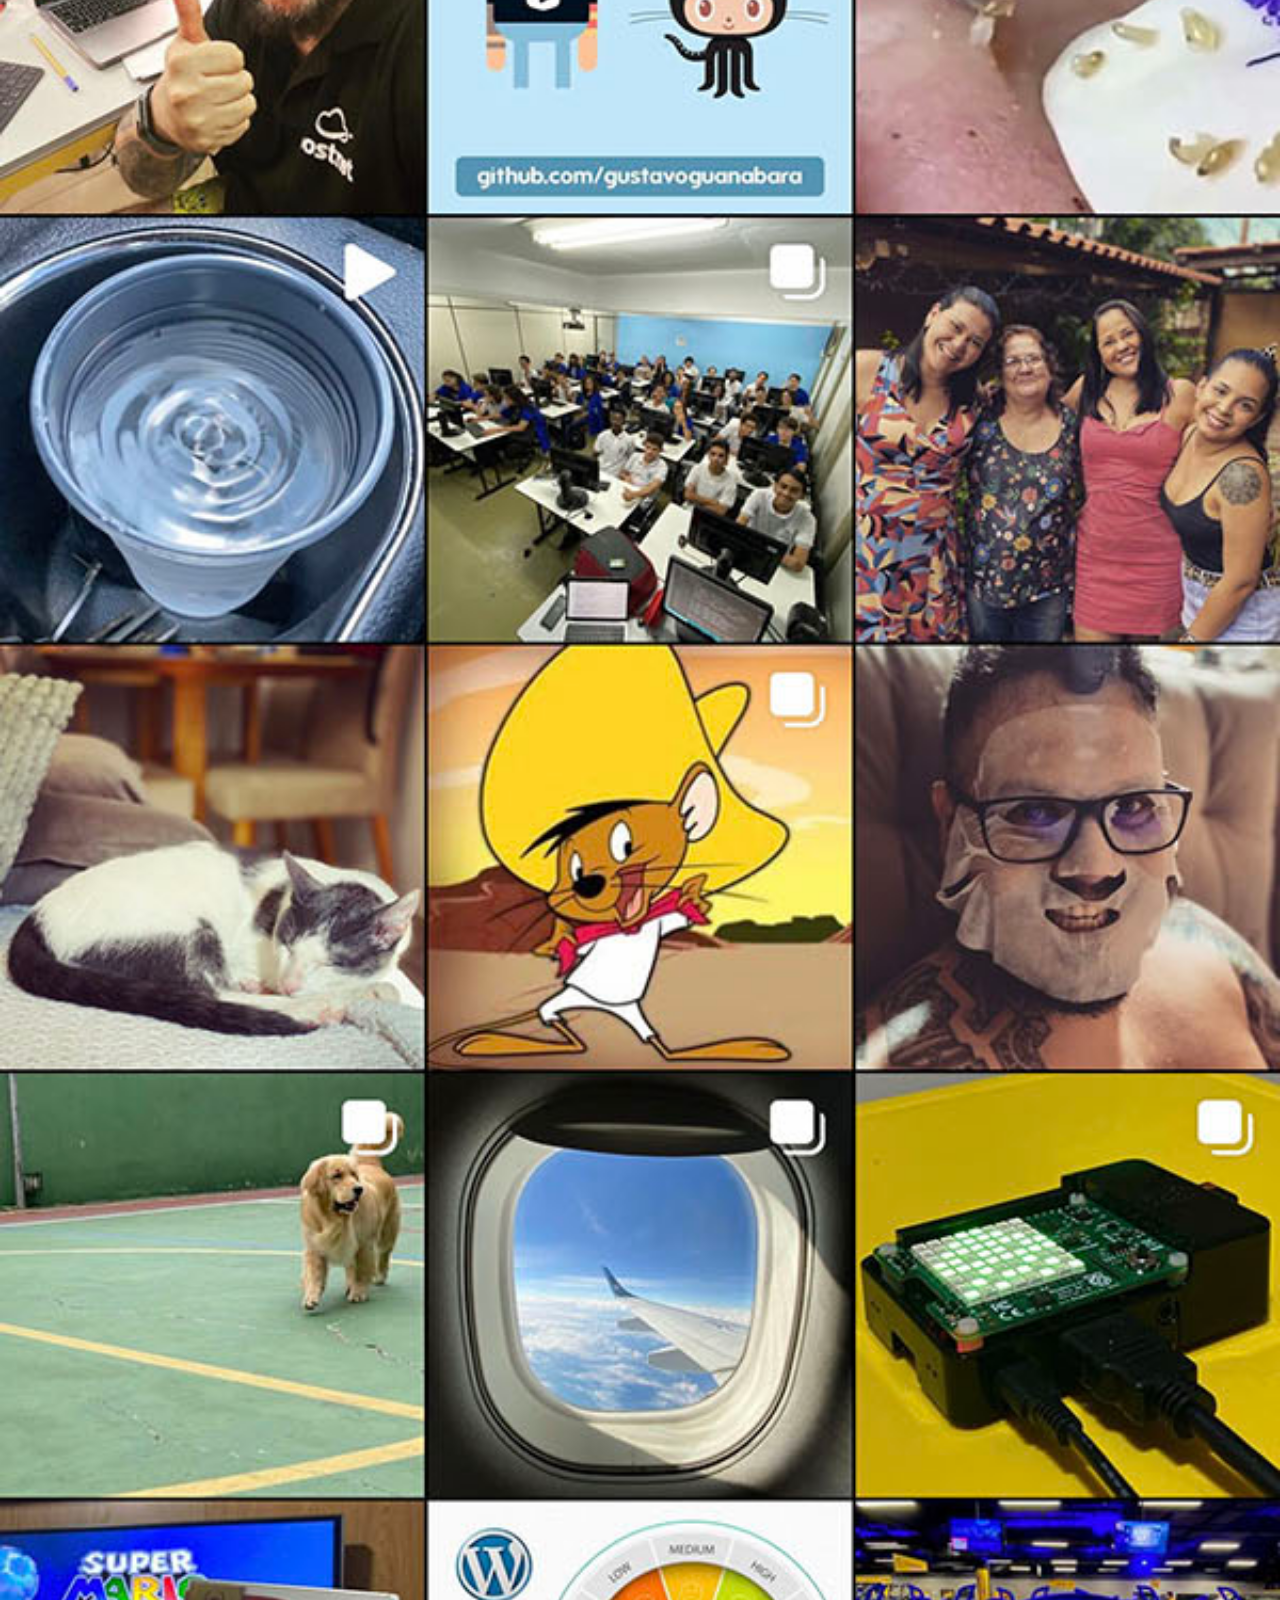
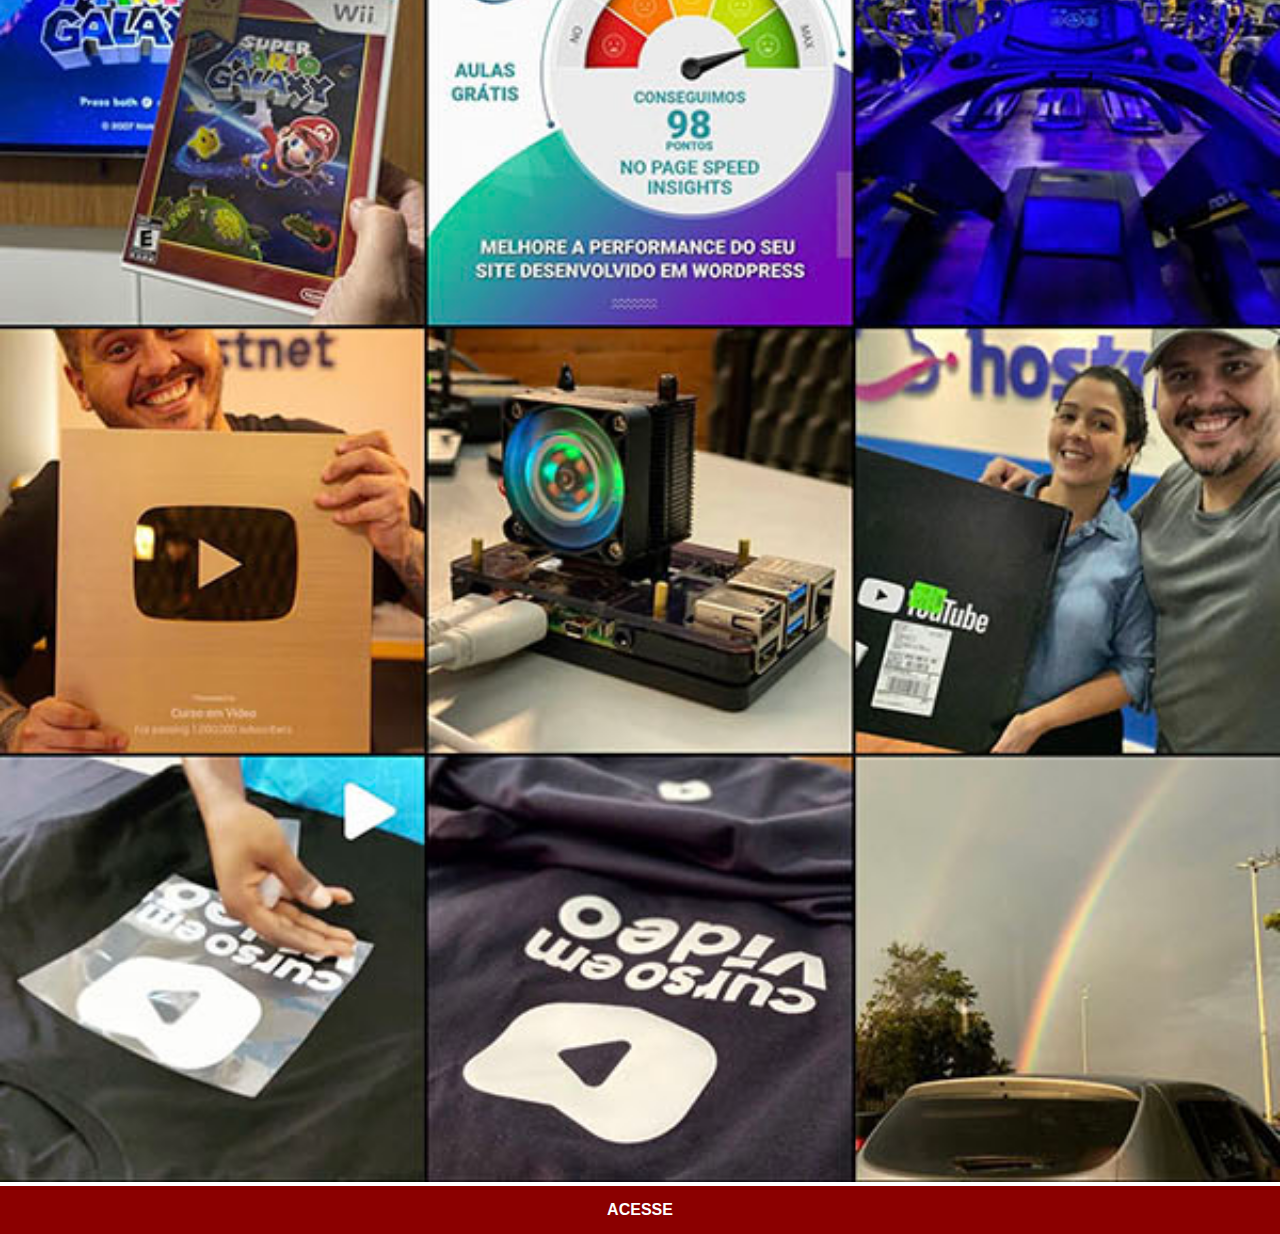
<file: sites/instagram.html>
<!DOCTYPE html>
<html lang="en">
<head>
    <meta charset="UTF-8">
    <meta http-equiv="X-UA-Compatible" content="IE=edge">
    <meta name="viewport" content="width=device-width, initial-scale=1.0">
    <link rel="stylesheet" href="estilos/social.css">
    <title>Instagram</title>
</head>
<body>  
    <img src="imagens/tela-instagram.jpg" alt="Instagram">
    <a href="">ACESSE</a>
</body>
</html>
</file>
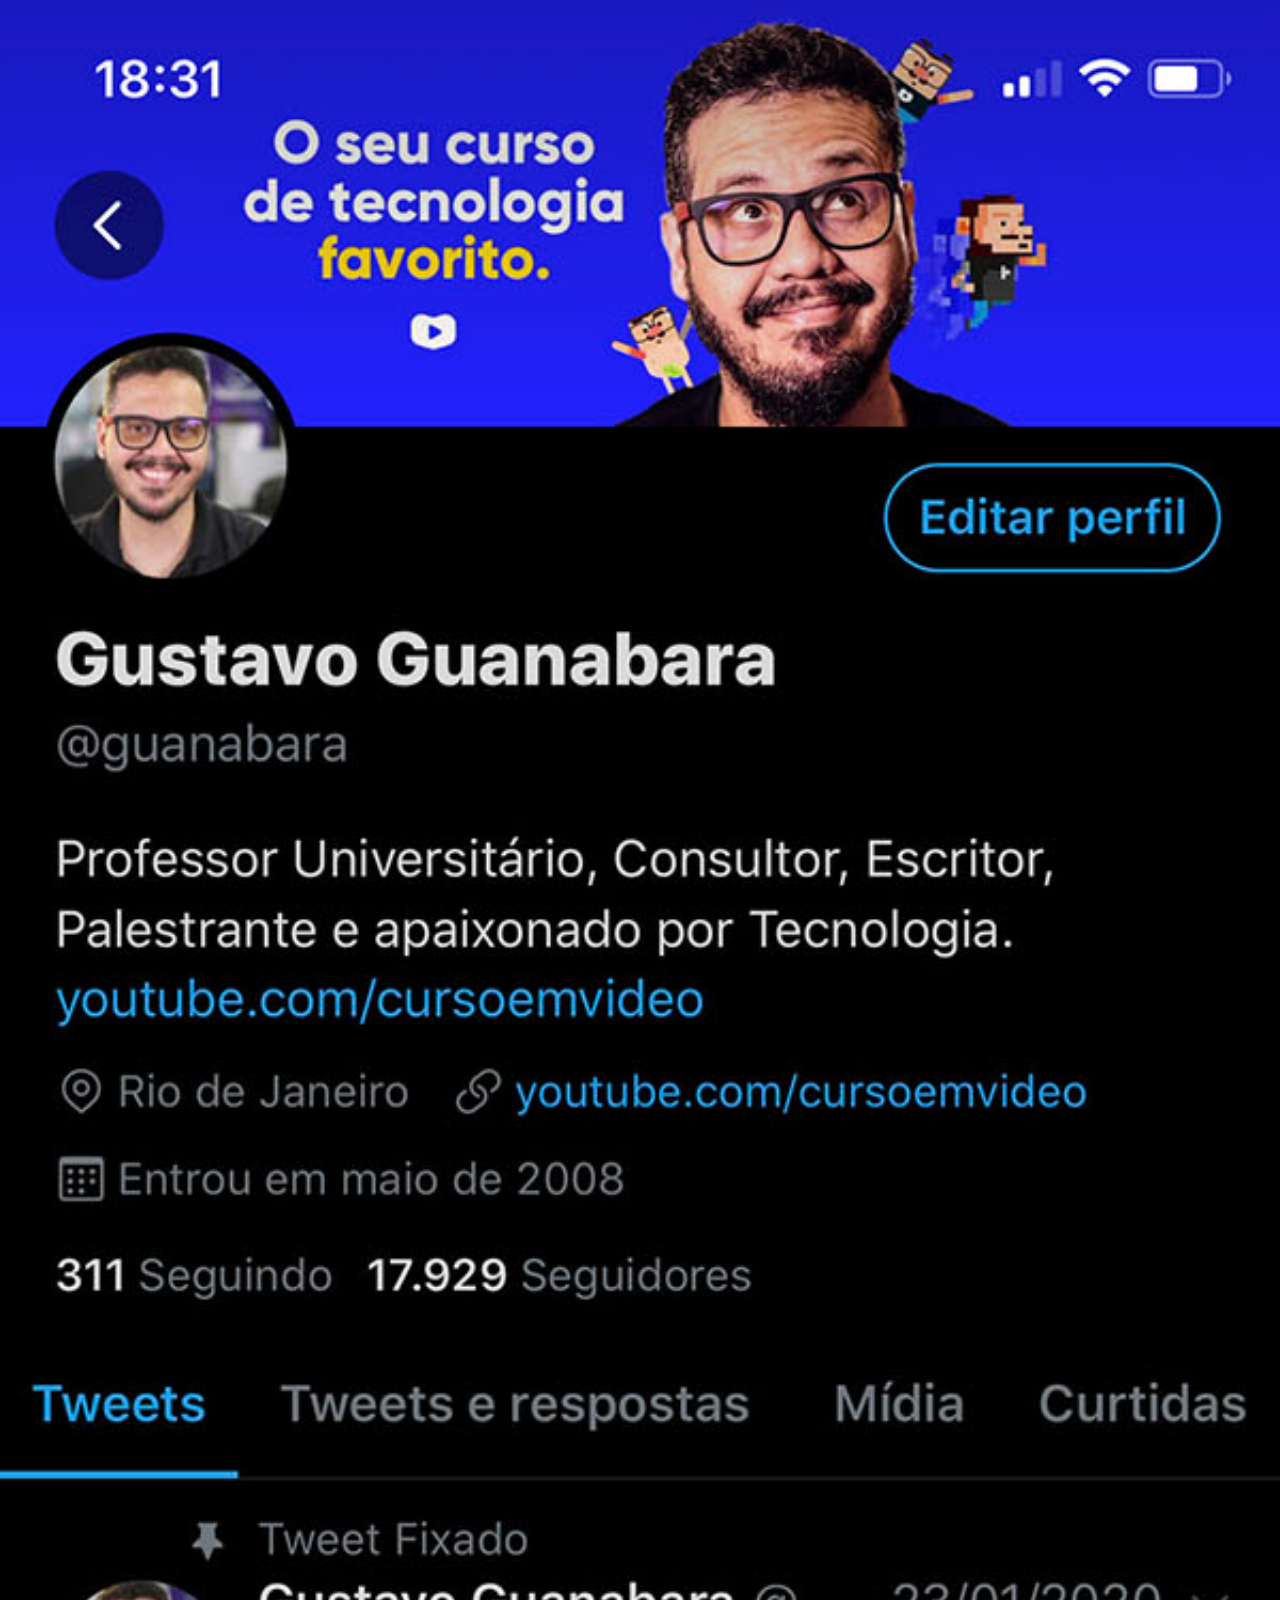
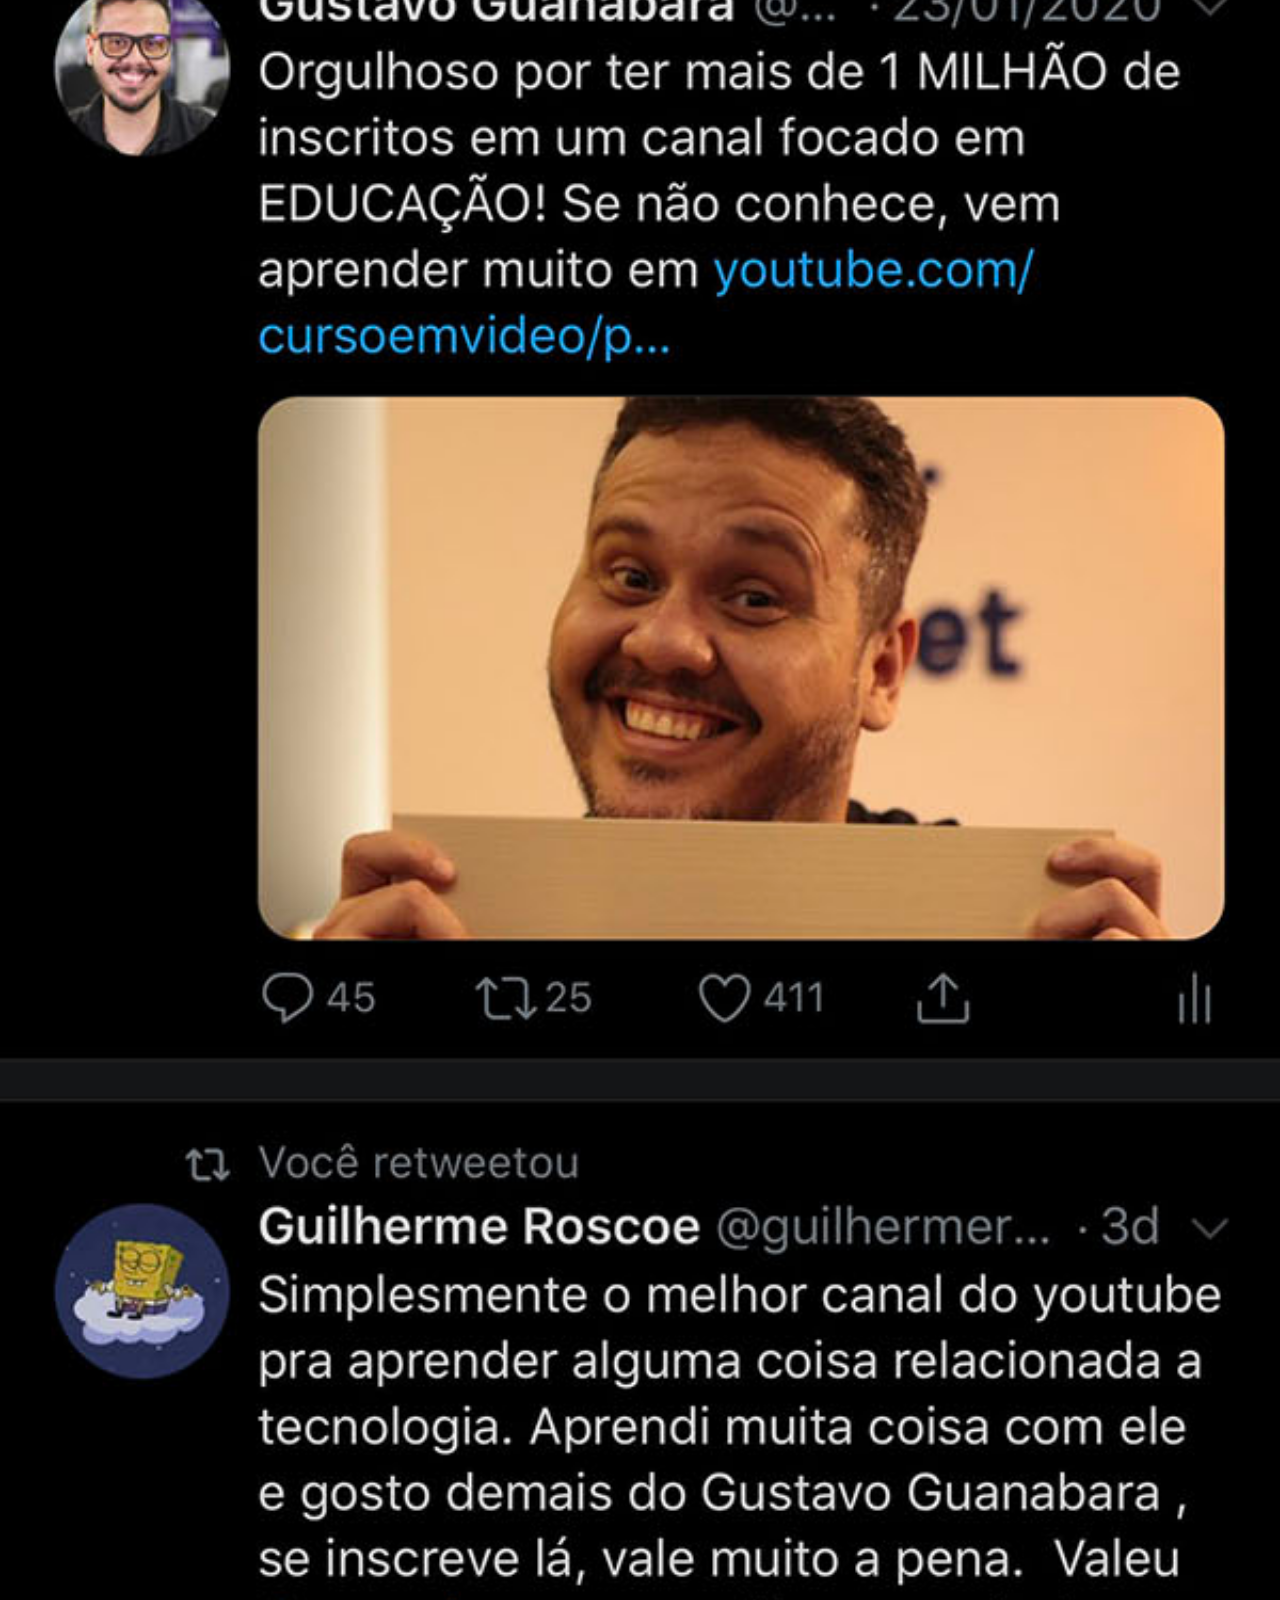
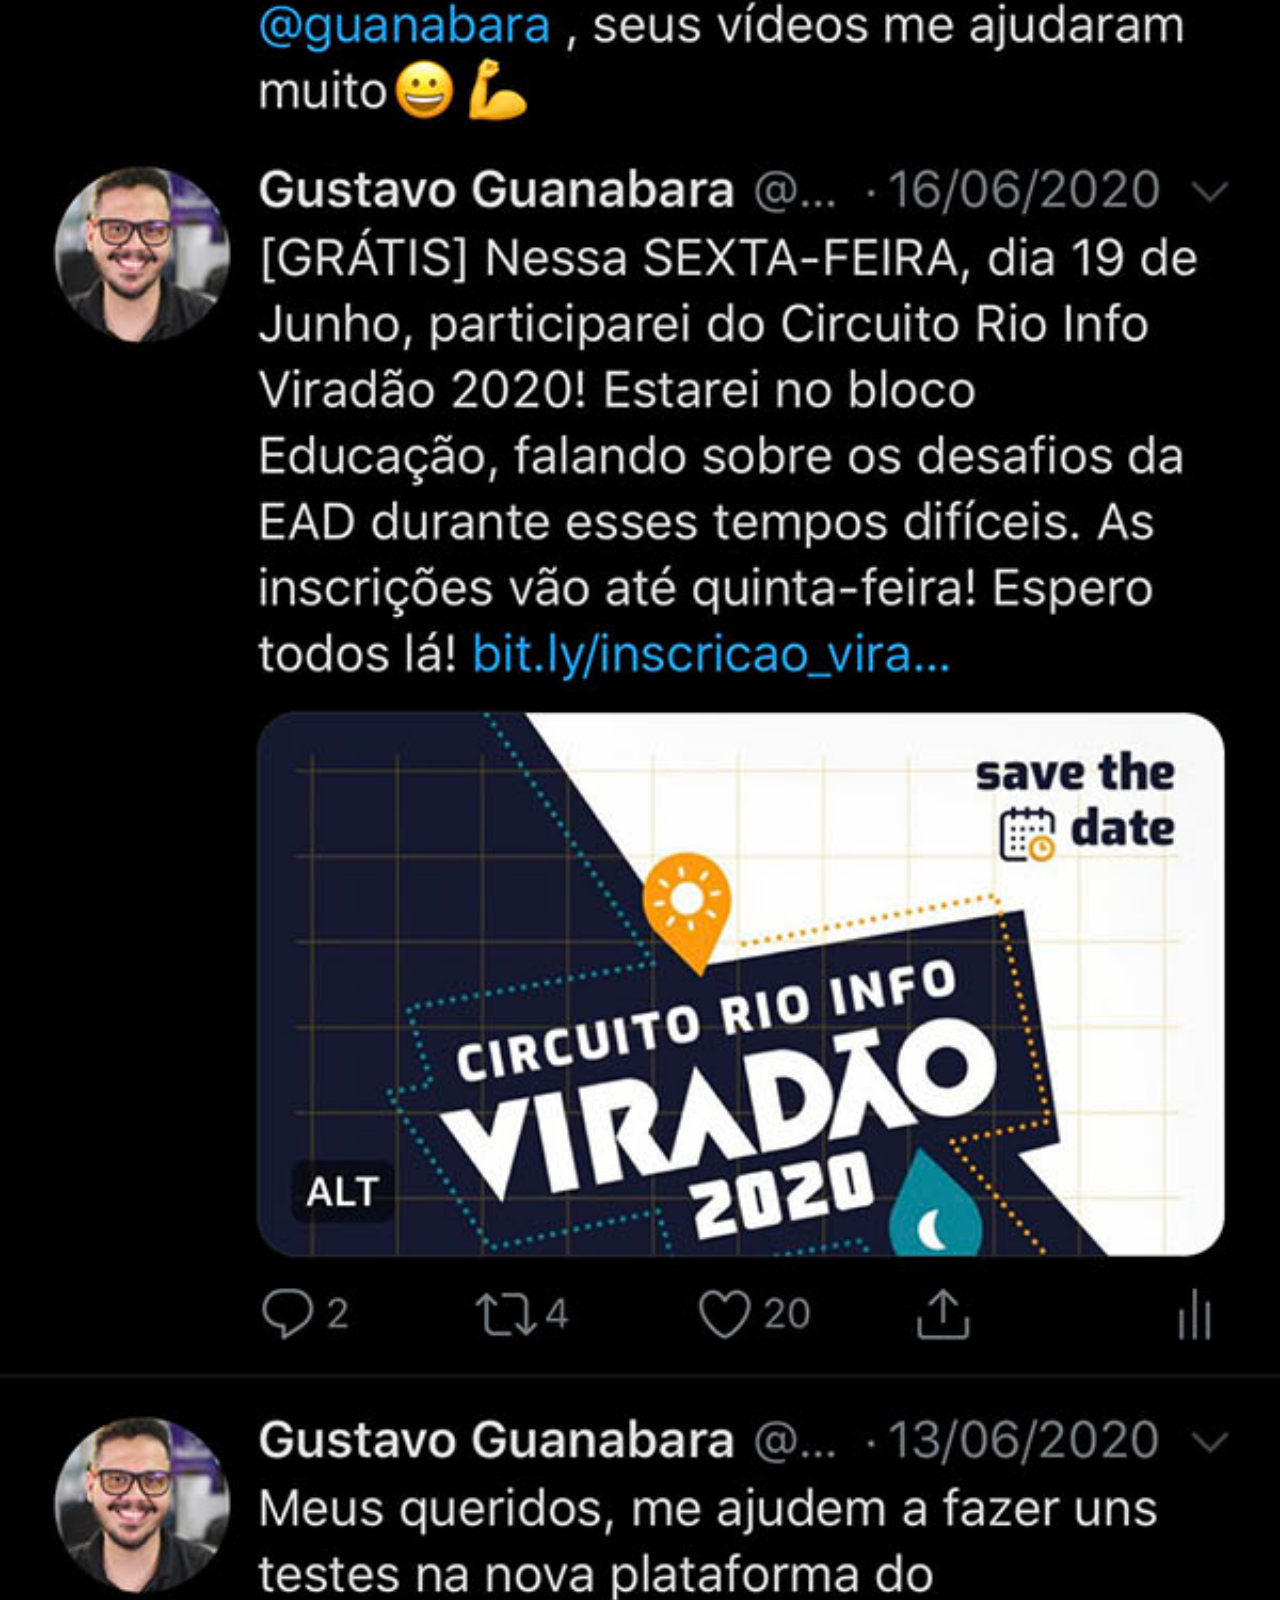
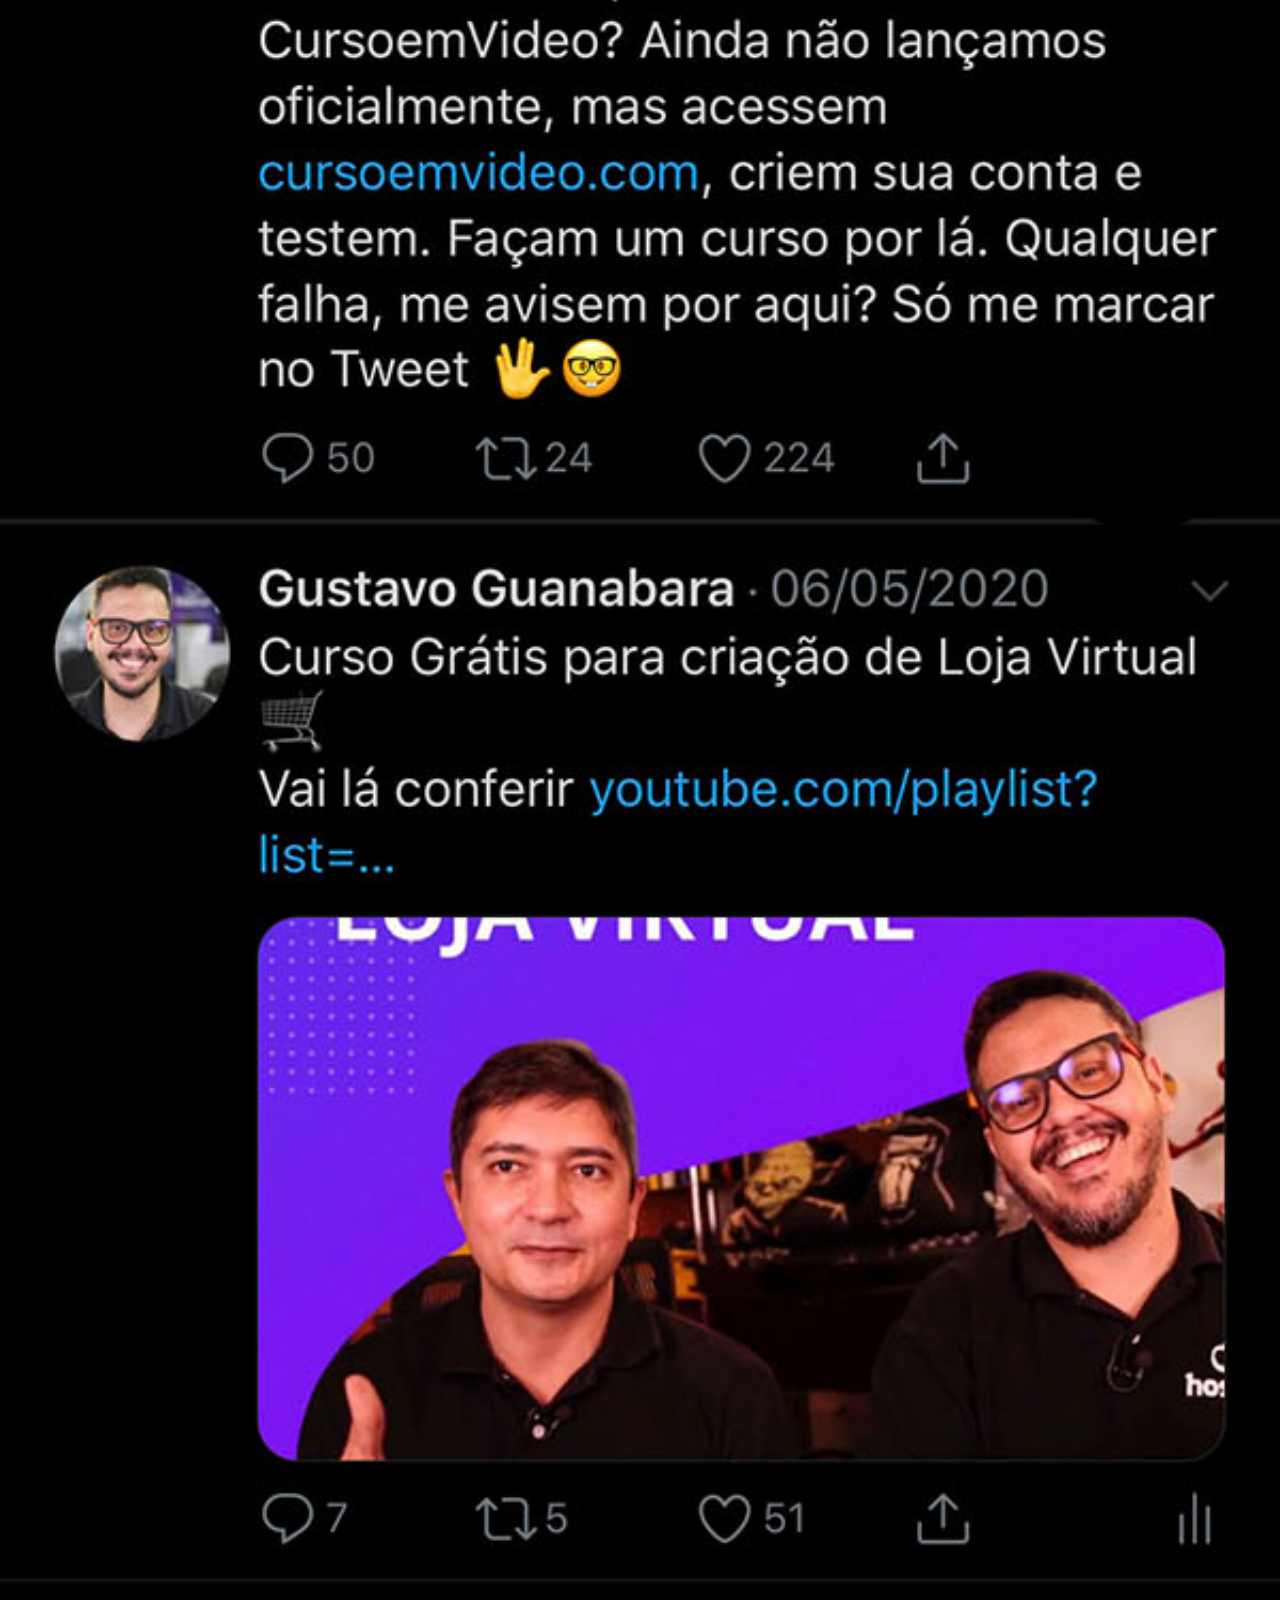
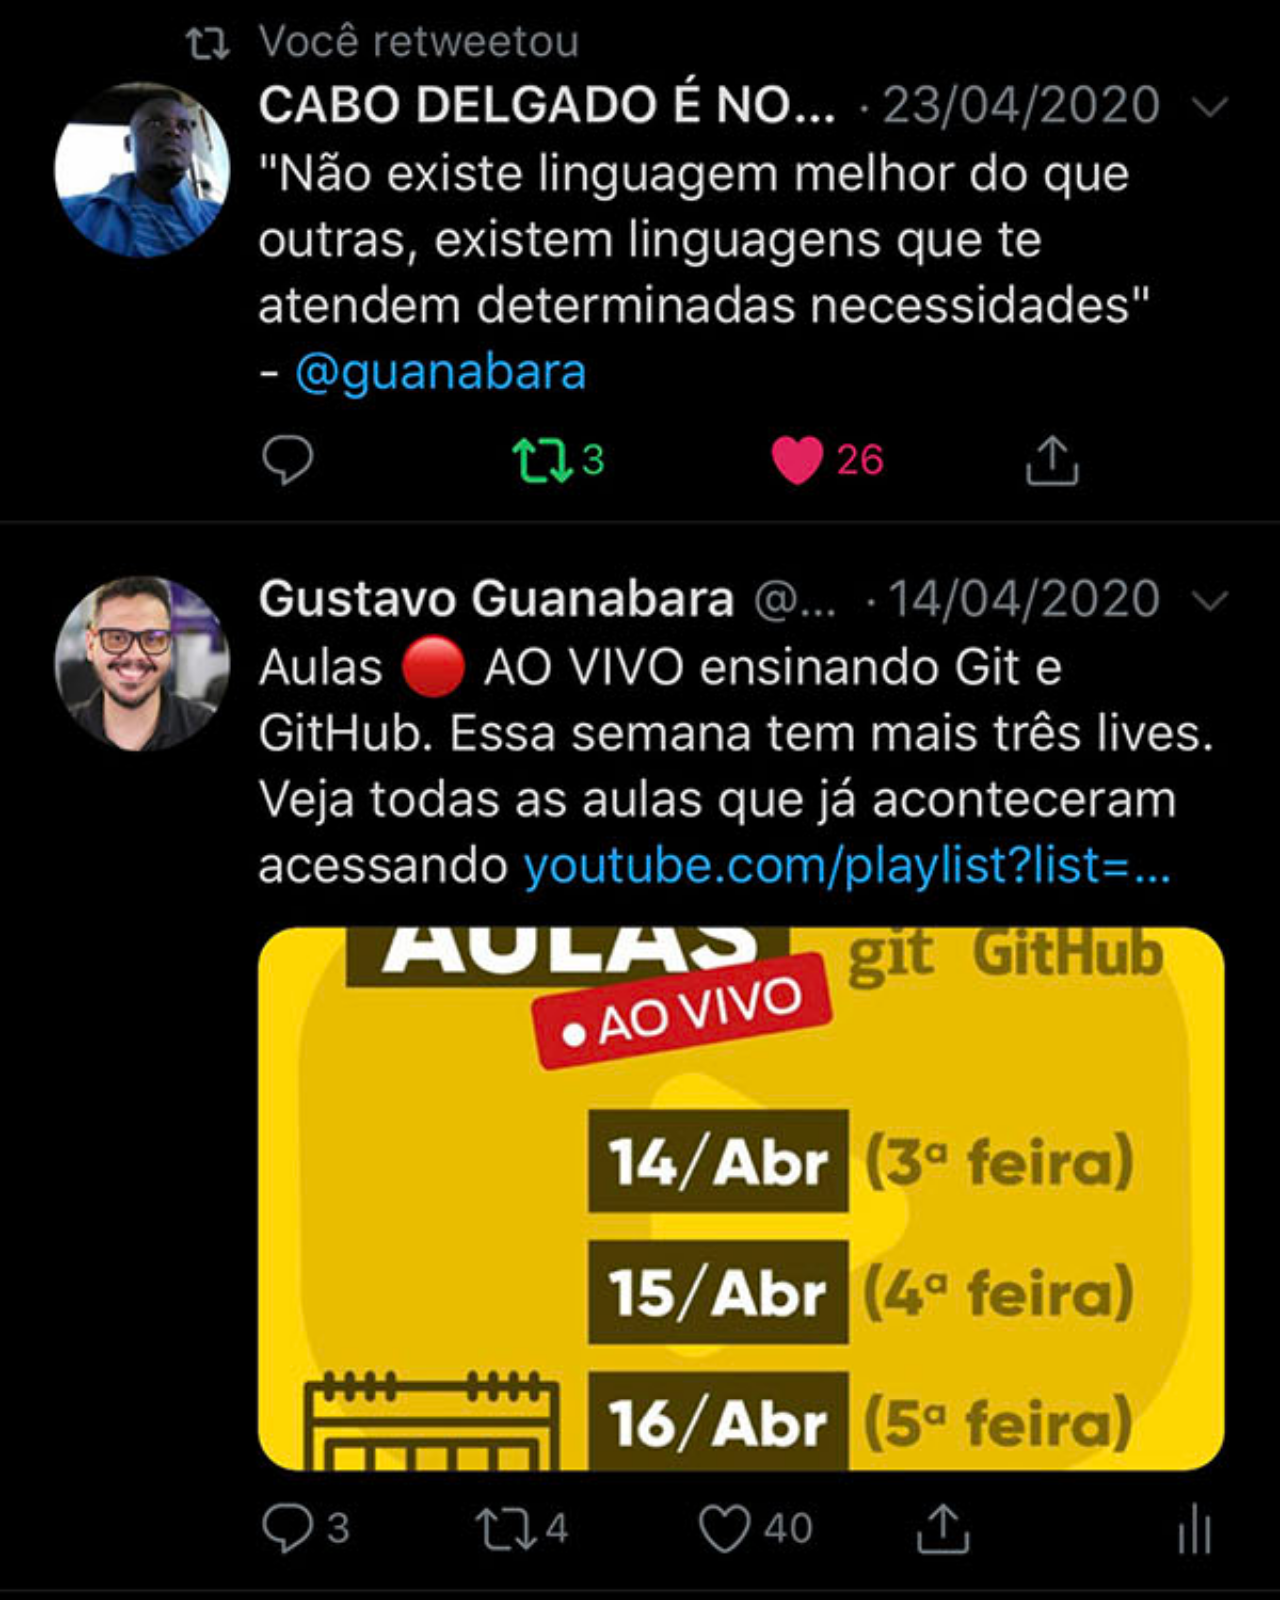
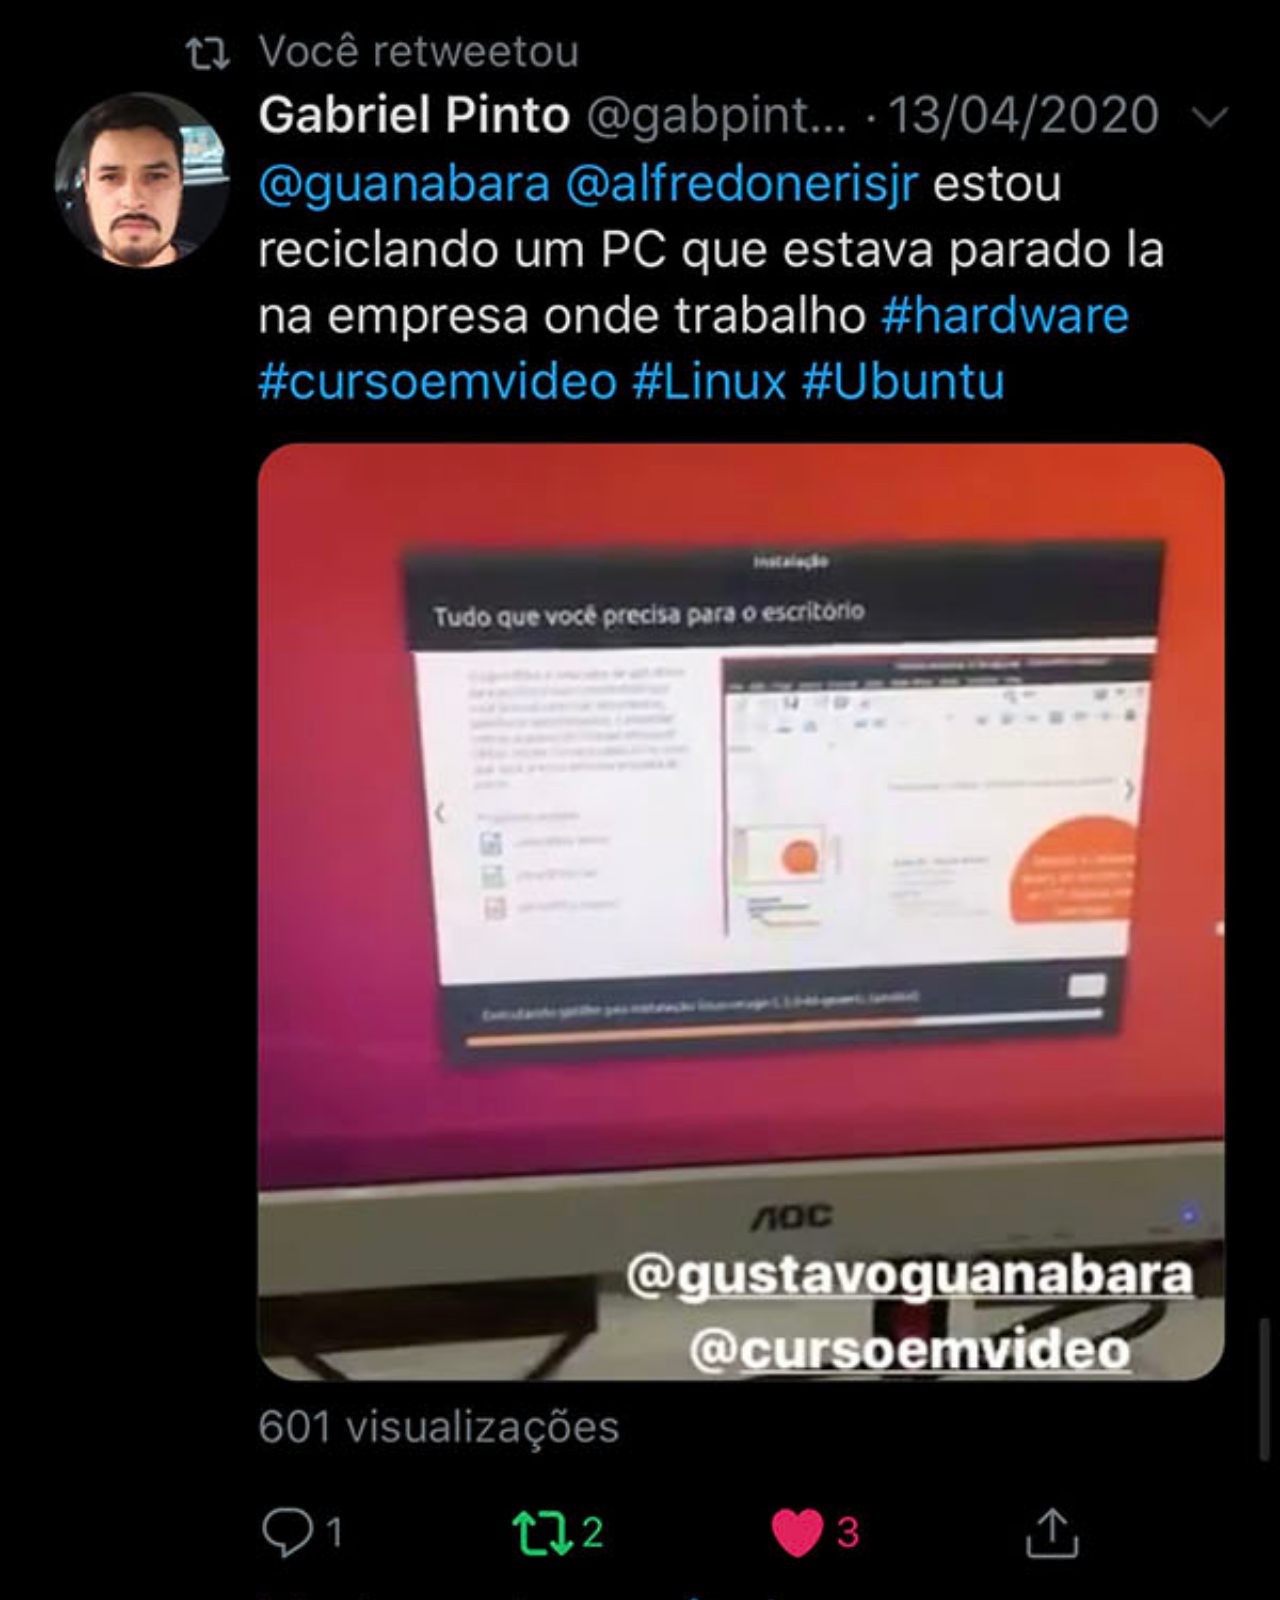
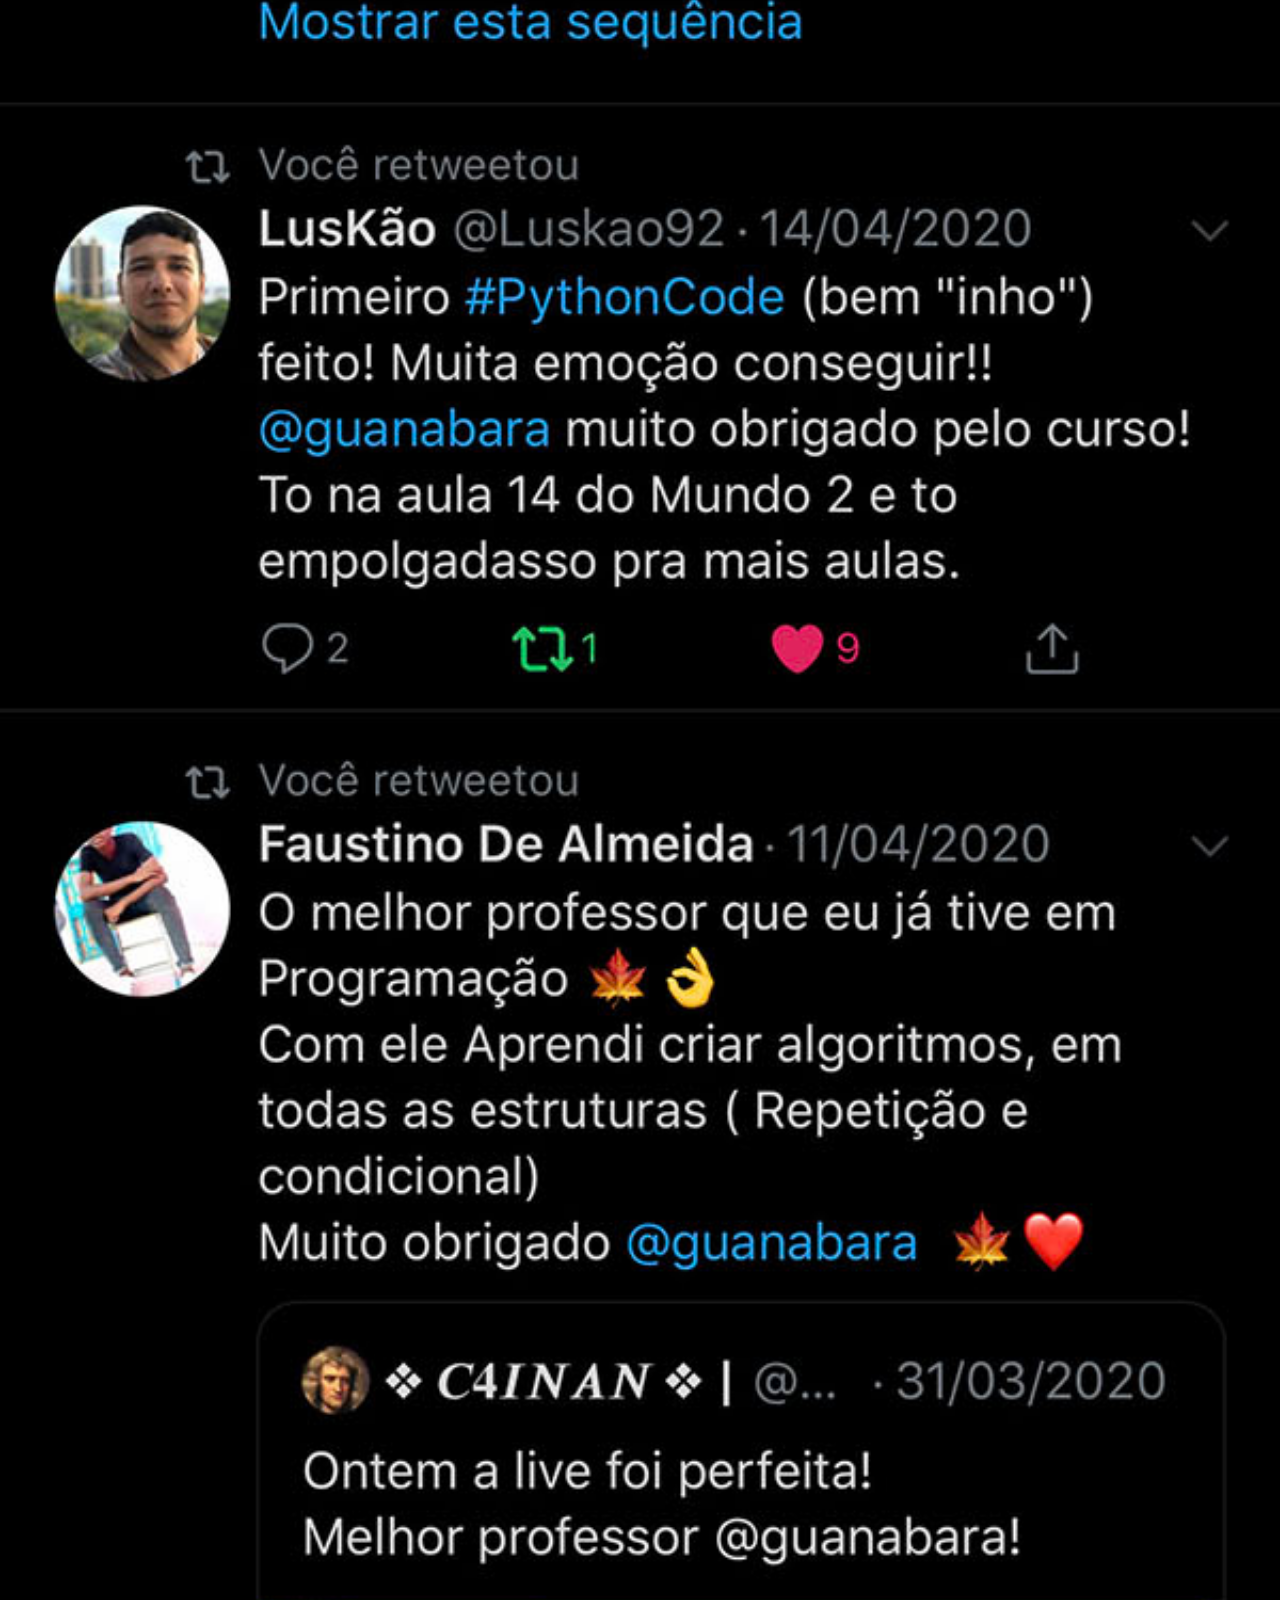
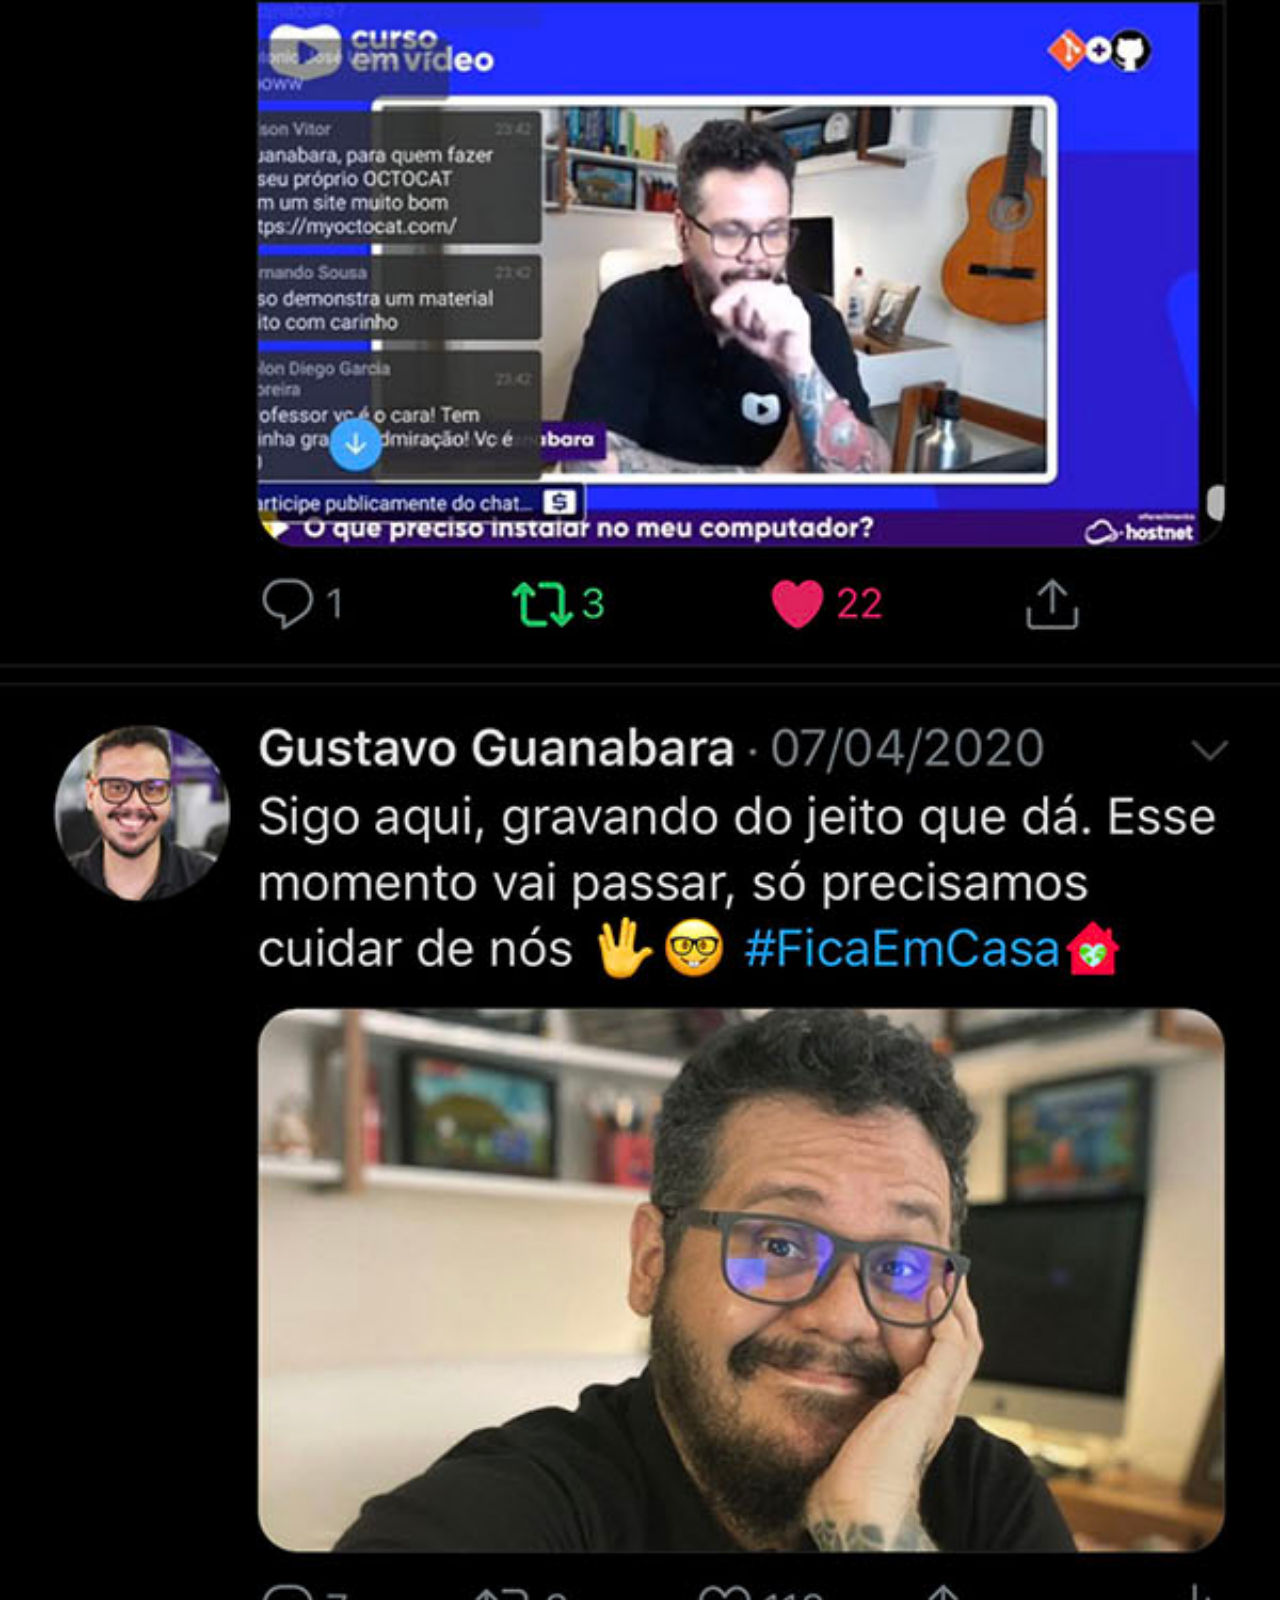
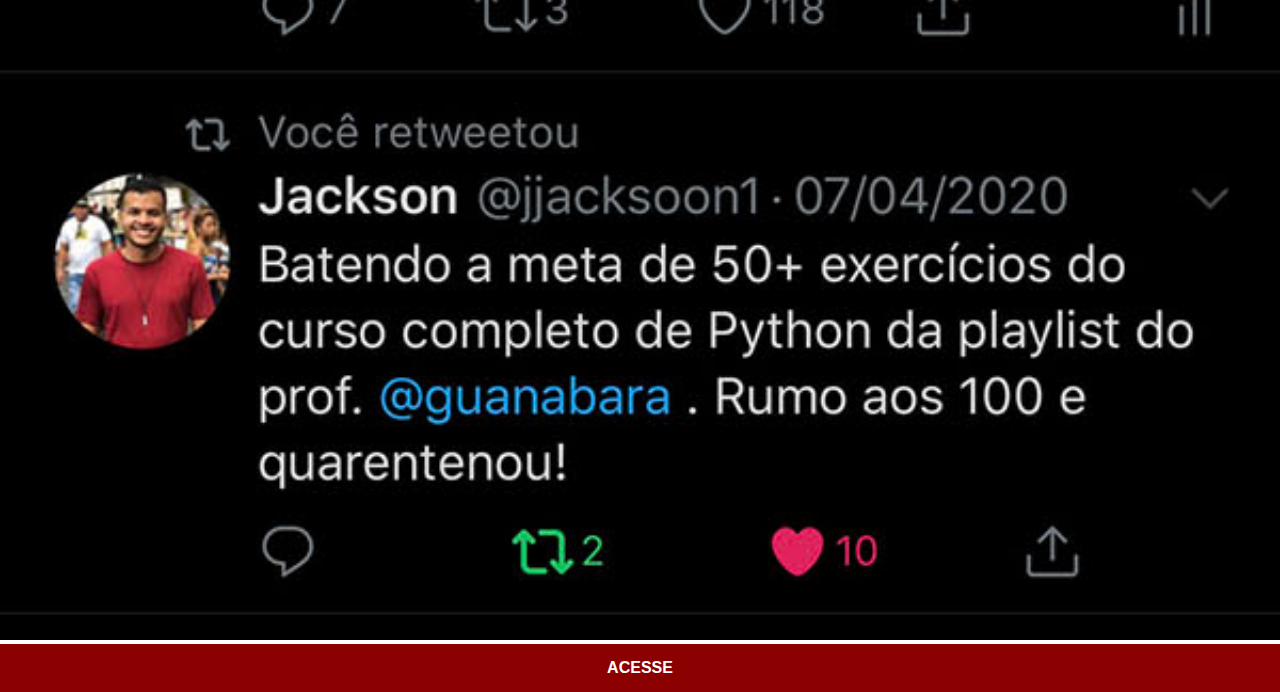
<file: sites/twitter.html>
<!DOCTYPE html>
<html lang="pt-br">
<head>
    <meta charset="UTF-8">
    <meta http-equiv="X-UA-Compatible" content="IE=edge">
    <meta name="viewport" content="width=device-width, initial-scale=1.0">
    <link rel="stylesheet" href="estilos/social.css">
    <title>Twitter</title>
</head>
<body>
    <img src="imagens/tela-twitter.jpg" alt="Twitter">
    <a href="">ACESSE</a>
</body>
</html>
</file>
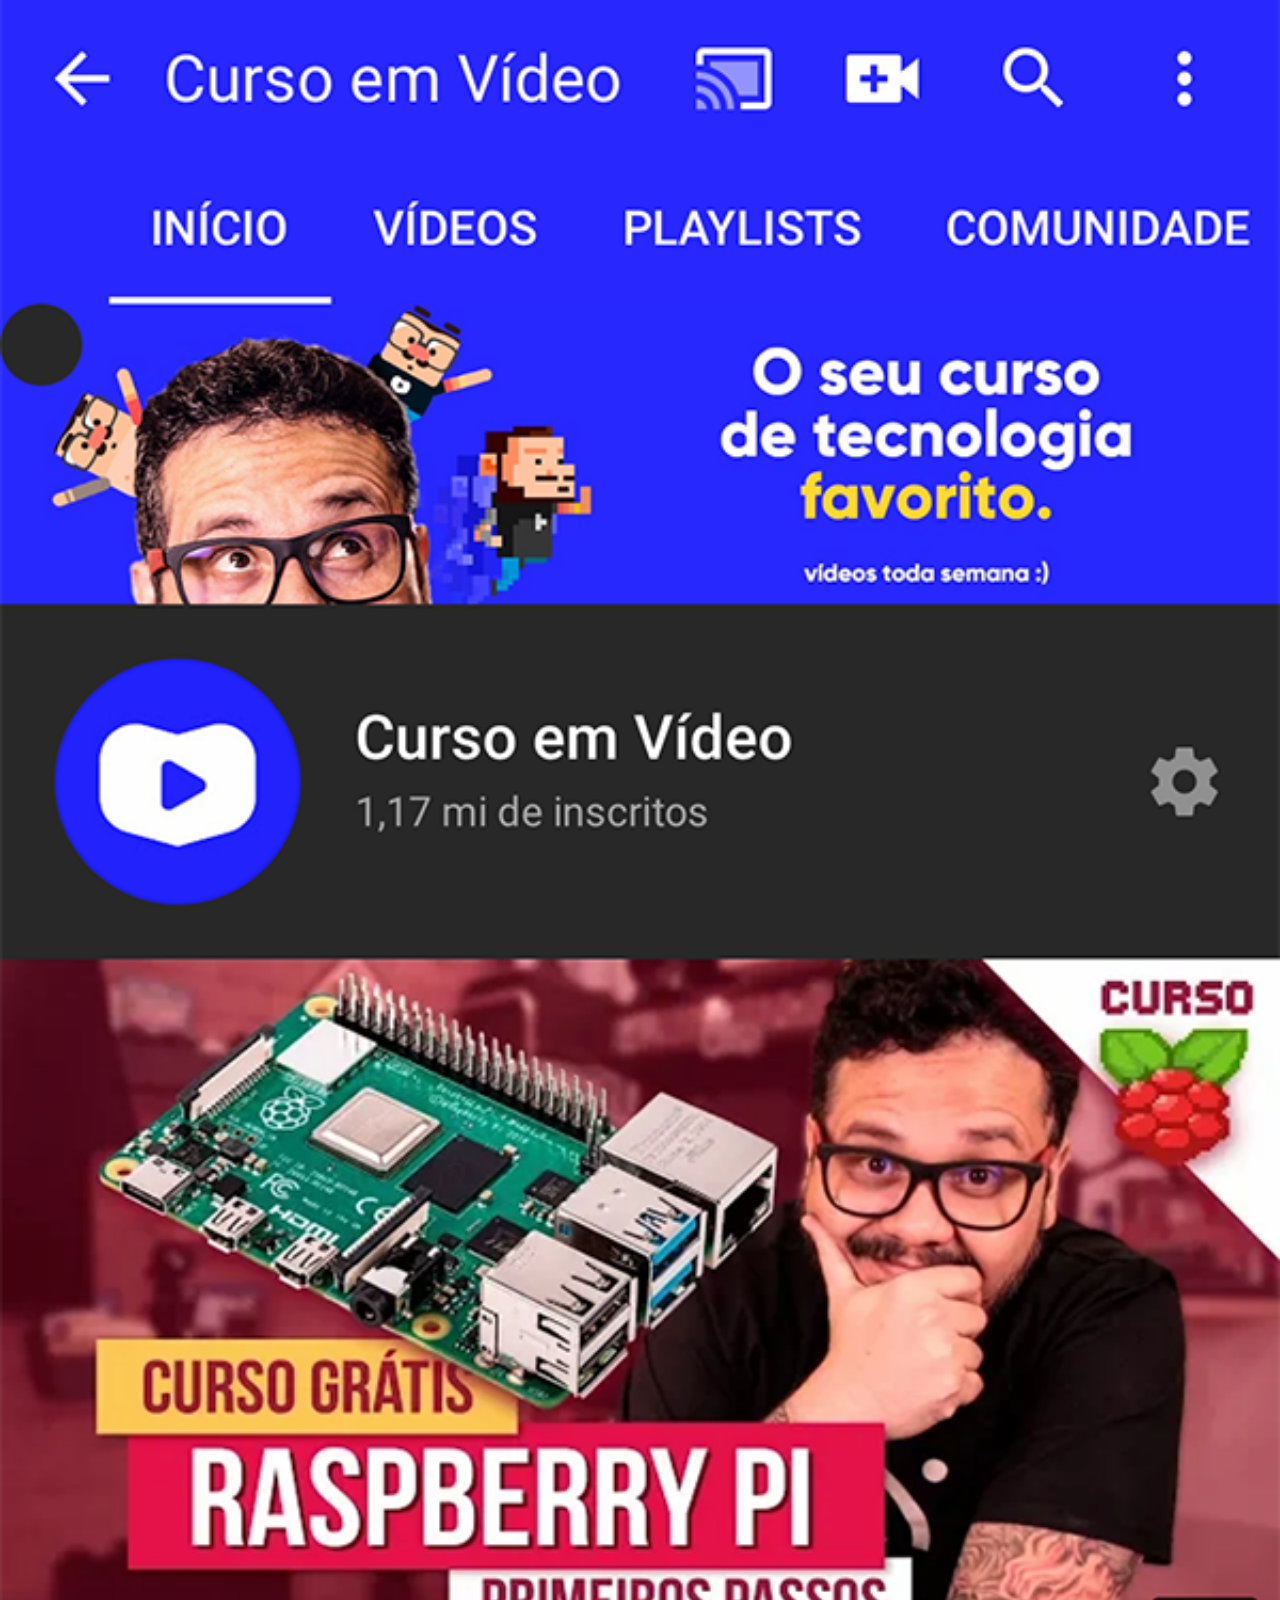
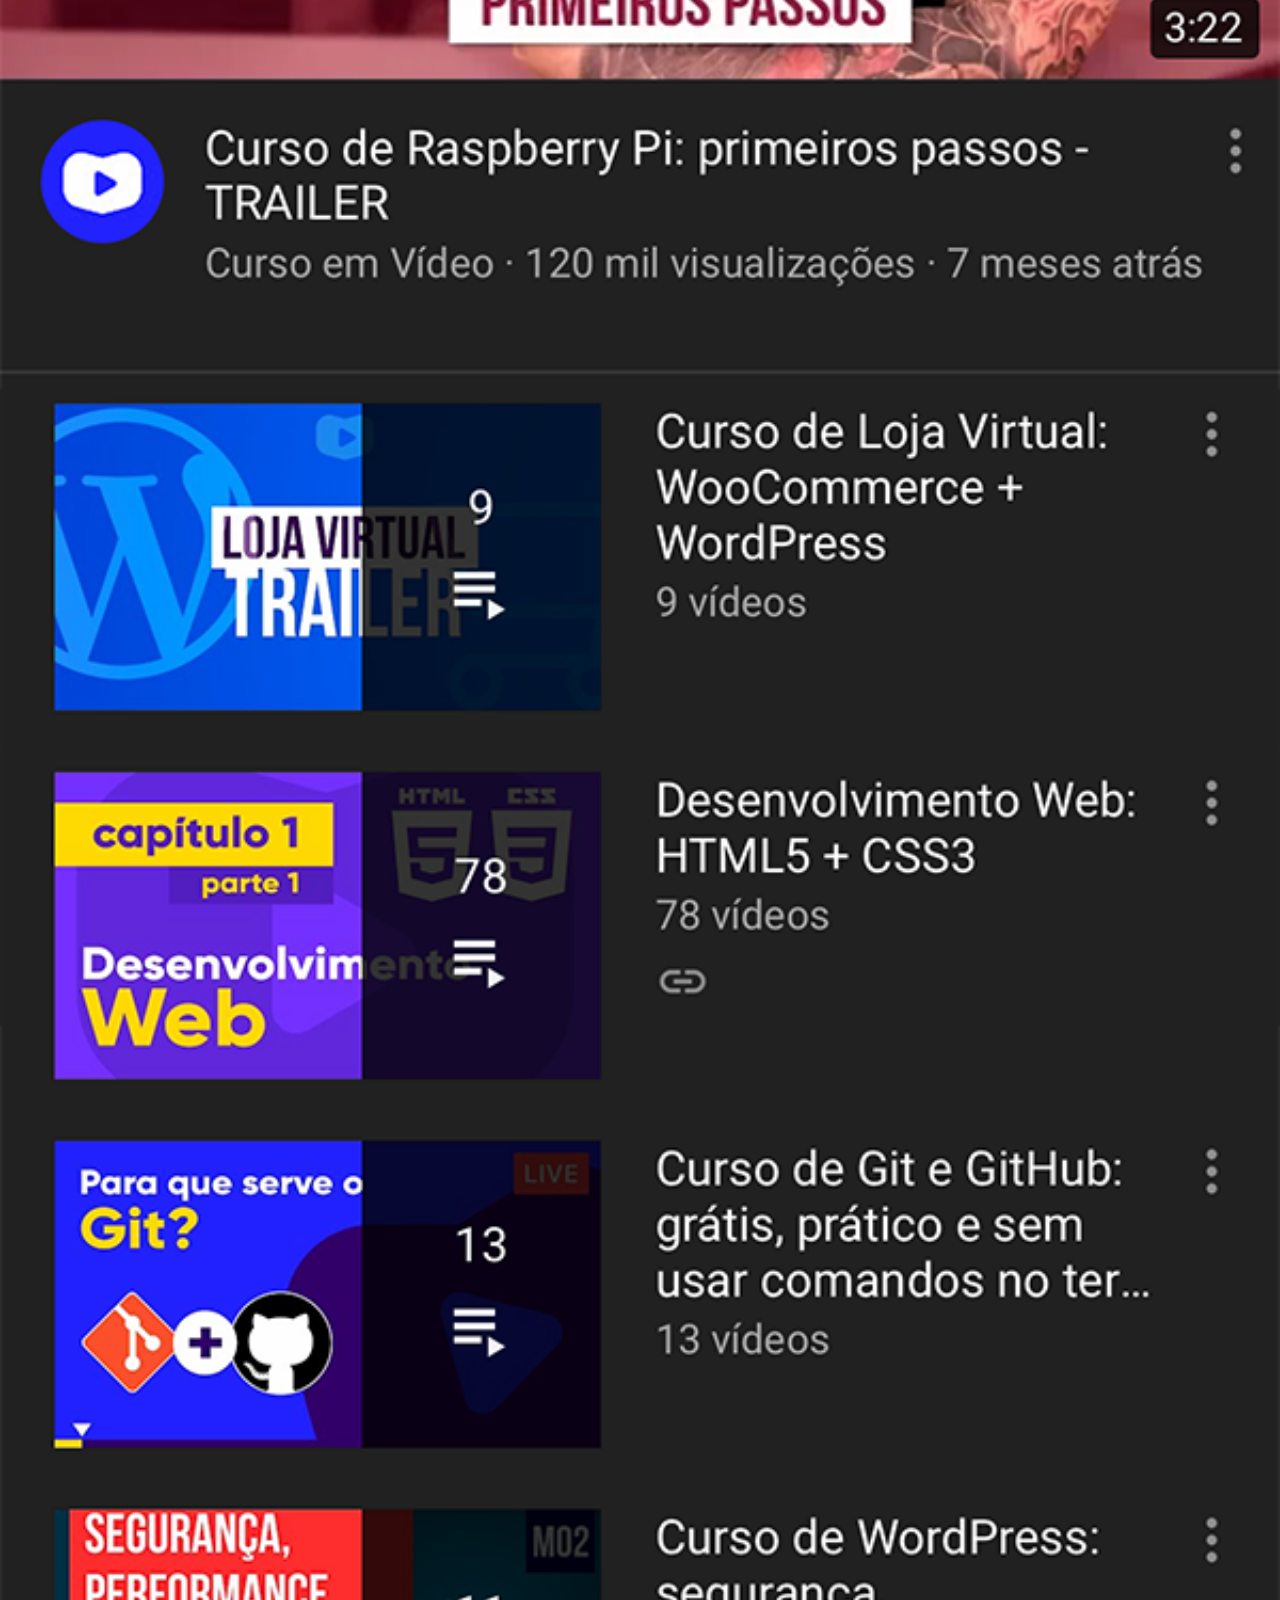
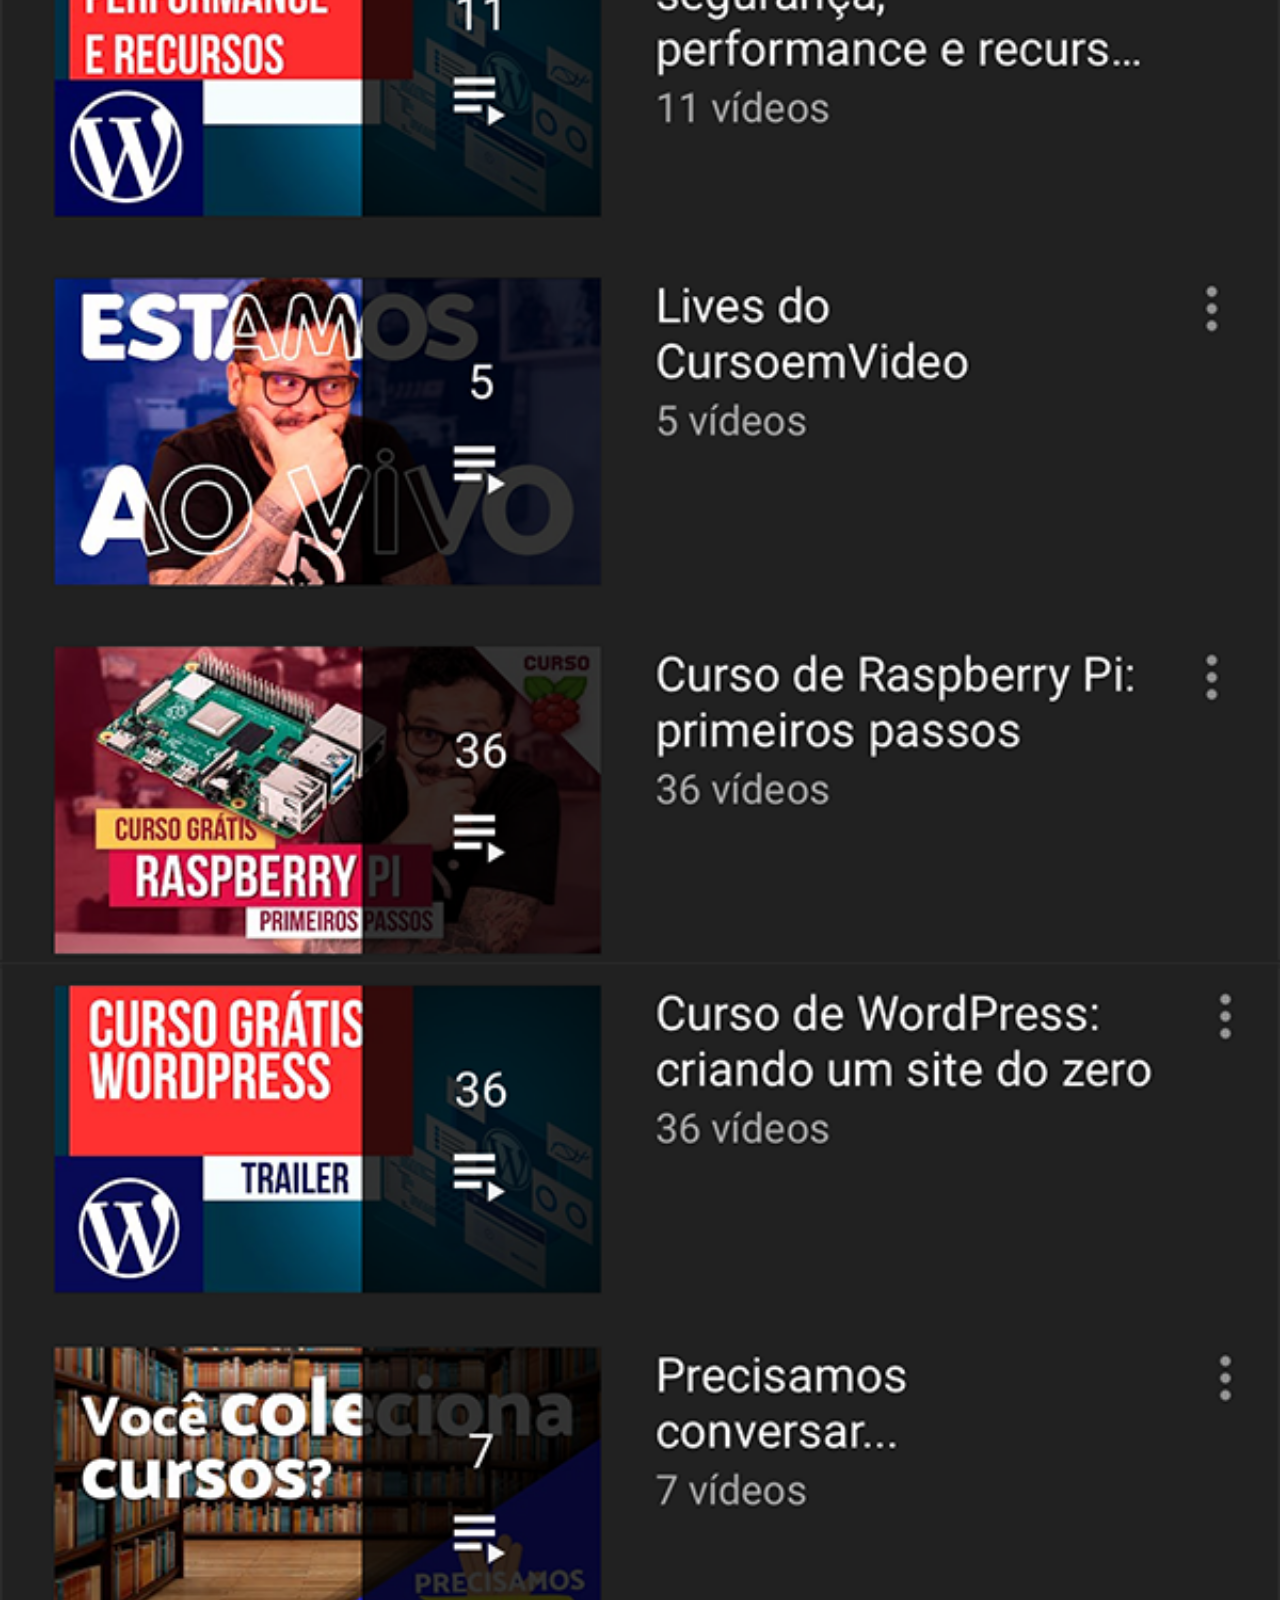
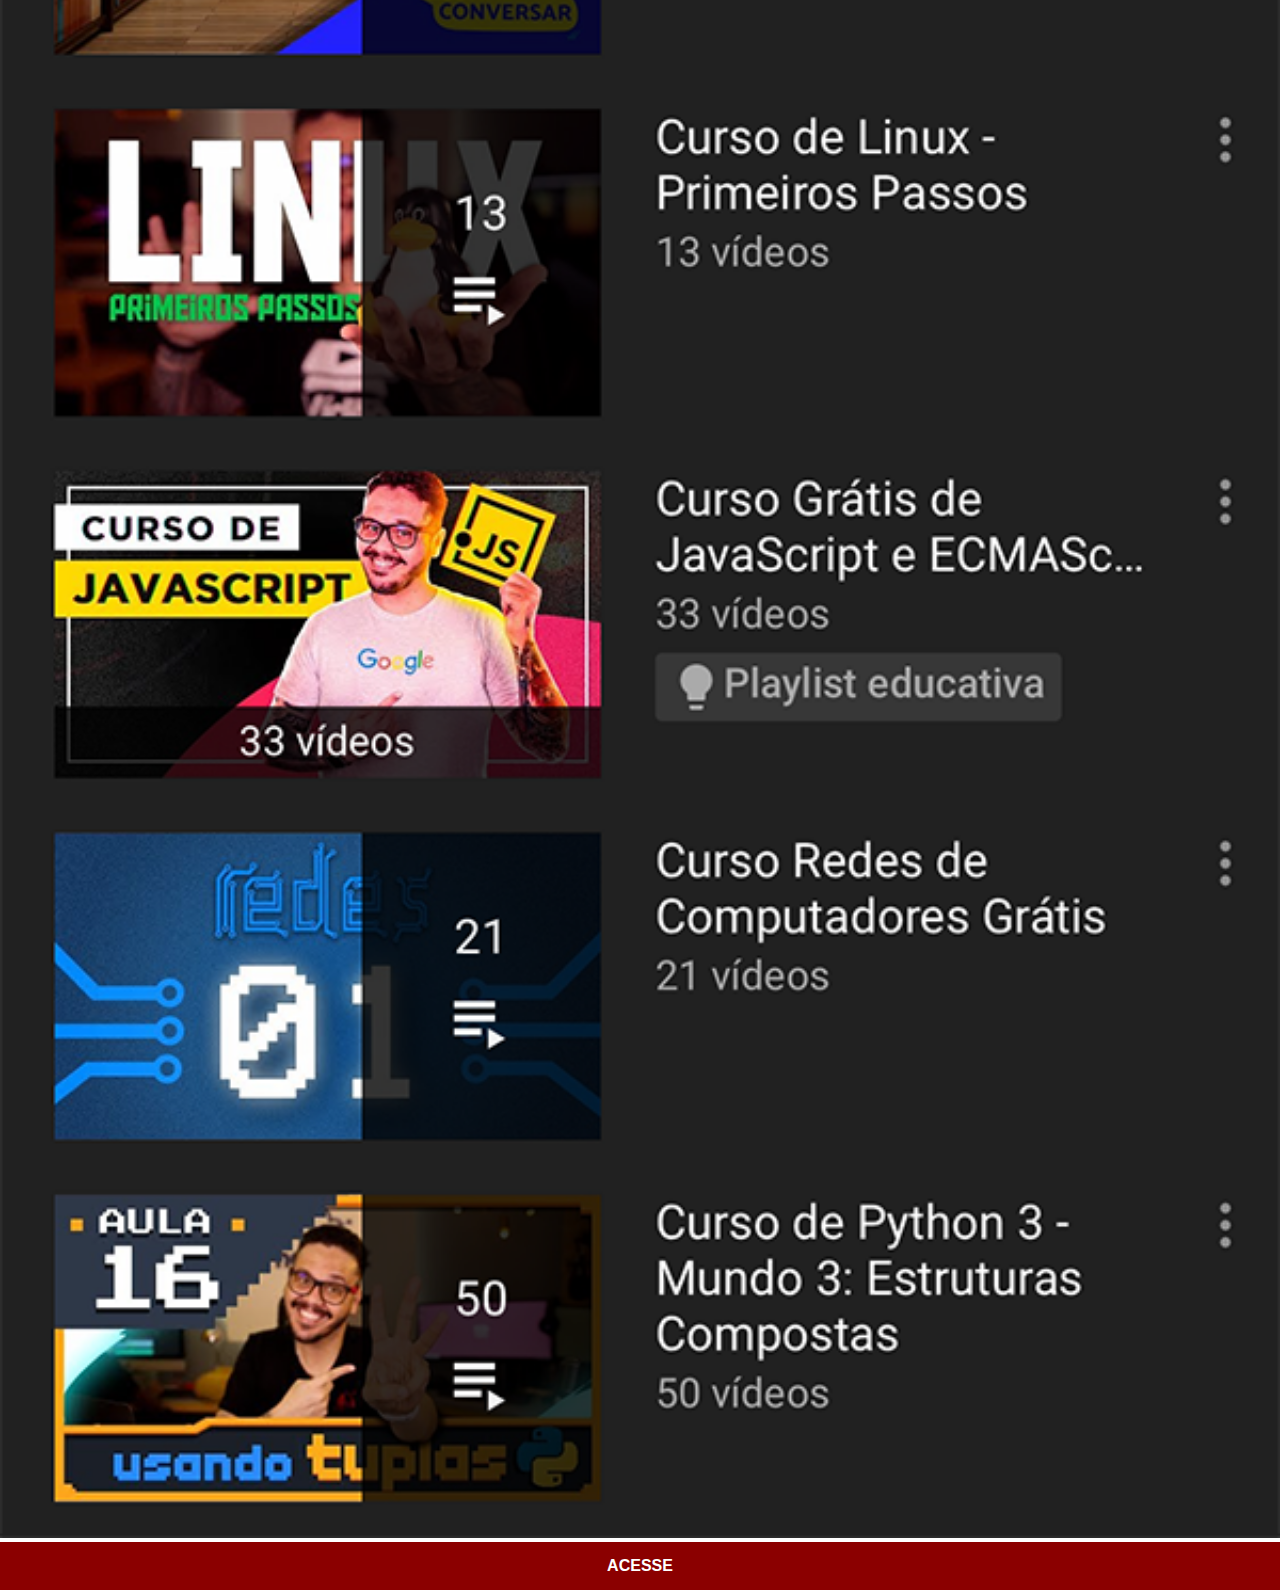
<file: sites/youtube.html>
<!DOCTYPE html>
<html lang="pt-br">
<head>
    <meta charset="UTF-8">
    <meta http-equiv="X-UA-Compatible" content="IE=edge">
    <meta name="viewport" content="width=device-width, initial-scale=1.0">
    <title>Youtube</title>
    <link rel="stylesheet" href="estilos/social.css">
</head>
<body>
    <img src="imagens/tela-youtube.png" alt="Youtube">
    <a href="https://www.youtube.com/c/CursoemV%C3%ADdeo/playlists" target="_blank">ACESSE</a>
</body>
</html>
</file>
<file: sites/estilos/social.css>
@charset "UTF-8";

*{
    margin: 0px;
    padding: 0px;
    font-family: Arial, Helvetica, sans-serif;
}

::-webkit-scrollbar{
    width: 0px;
    height: 0px;
}

img{
    width: 100vw;
}

a{
    display: block;
    background-color: darkred;
    color: white;
    padding: 15px;
    text-align: center;
    font-weight: bold;
    text-decoration: none;
}

a:hover{
    background-color: red;
}
</file>
